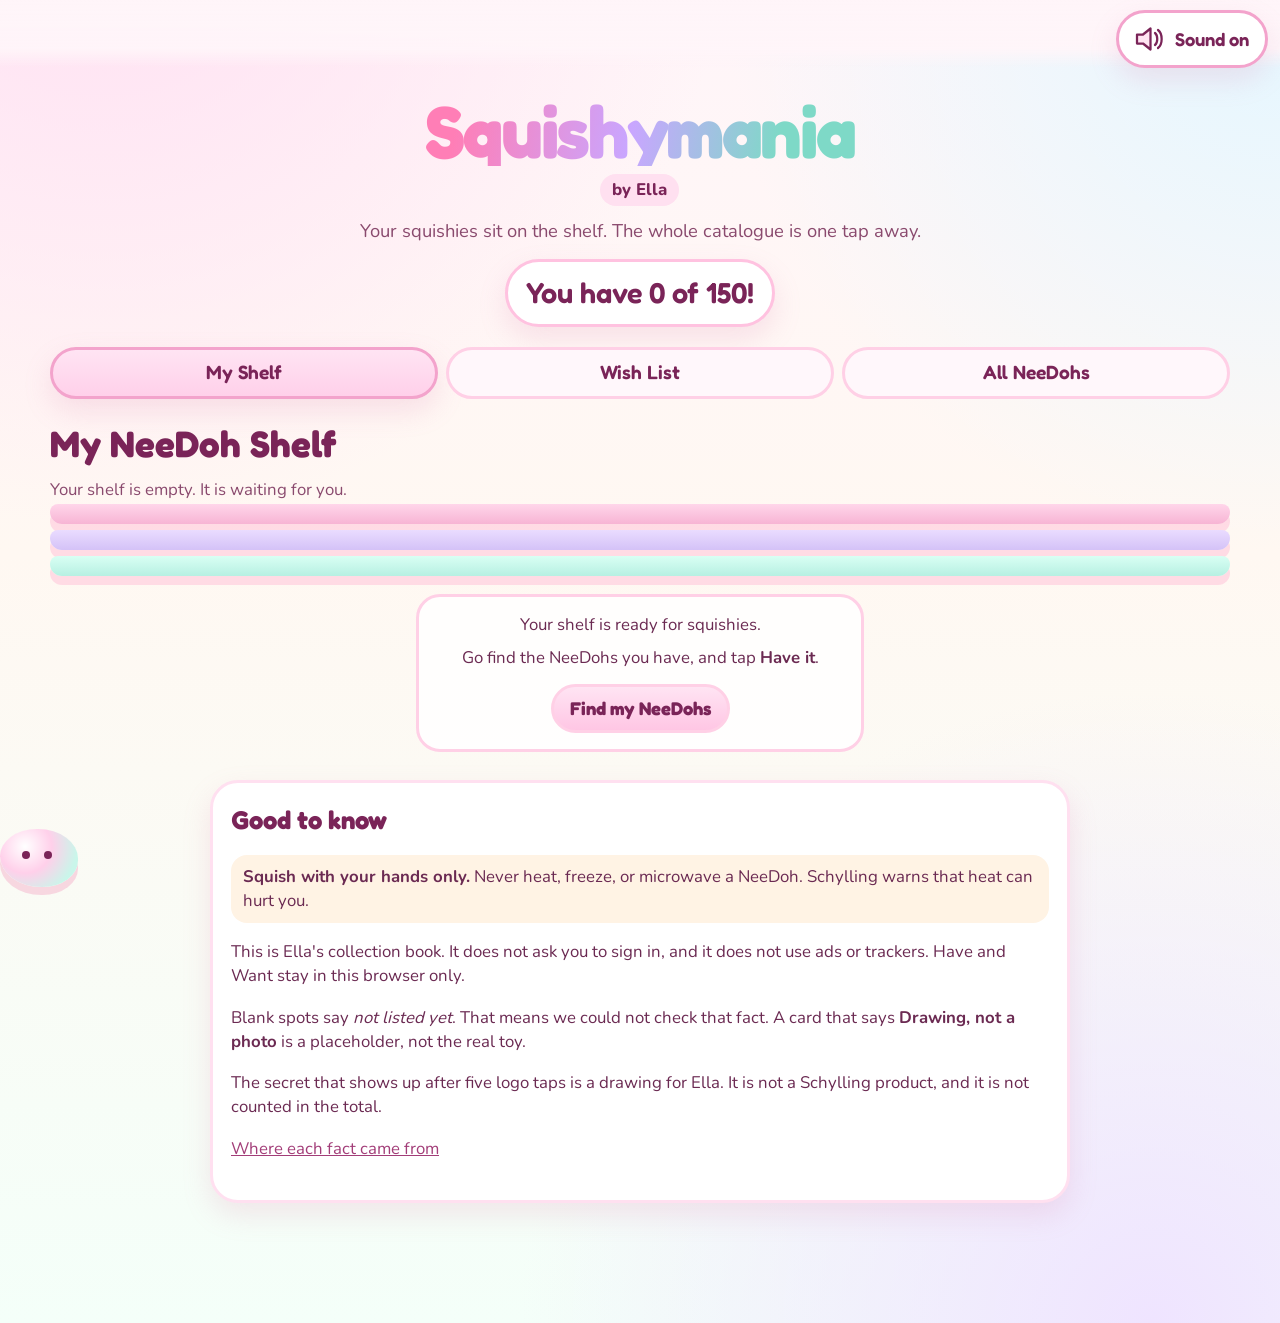
<file: index.html>
<!DOCTYPE html>
<html lang="en">
<head>
  <meta charset="utf-8">
  <meta name="viewport" content="width=device-width, initial-scale=1">
  <title>Squishymania by Ella</title>
  <meta name="description" content="Squishymania by Ella: her NeeDoh shelf, her wish list, and every real NeeDoh we could find.">
  <link rel="icon" href="assets/favicon.svg" type="image/svg+xml">
  <link rel="stylesheet" href="css/styles.css">
</head>
<body>
  <a class="skip" href="#panel-shelf">Skip to My Shelf</a>
  <div class="top-bar">
    <button type="button" class="sound-toggle" id="sound-toggle" aria-pressed="true" aria-label="Sound is on">
      <svg class="speaker" viewBox="0 0 48 48" aria-hidden="true">
        <path class="speaker-body" d="M8 18h8l10-8v28l-10-8H8z"/>
        <path class="speaker-wave" d="M32 16c4 3.2 4 12.8 0 16"/>
        <path class="speaker-wave speaker-wave-far" d="M36 12c6.5 5 6.5 19 0 24"/>
        <path class="speaker-off" d="M30 18l12 12M42 18L30 30"/>
      </svg>
      <span class="sound-label">Sound on</span>
    </button>
  </div>
  <header class="site-header">
    <button type="button" class="logo-btn" id="logo" aria-label="Squishymania logo. Tap five times for a secret.">
      <p class="wordmark">Squishymania</p>
      <span class="byline">by Ella</span>
    </button>
    <p class="tagline">Your squishies sit on the shelf. The whole catalogue is one tap away.</p>
    <p class="counter" id="counter" aria-live="polite">You have 0 of 0!</p>
  </header>

  <div class="wrap">
    <div class="tabs" role="tablist" aria-label="Squishymania">
      <button type="button" class="tab" role="tab" id="tab-shelf" aria-controls="panel-shelf" aria-selected="true">My Shelf</button>
      <button type="button" class="tab" role="tab" id="tab-wish" aria-controls="panel-wish" aria-selected="false" tabindex="-1">Wish List</button>
      <button type="button" class="tab" role="tab" id="tab-all" aria-controls="panel-all" aria-selected="false" tabindex="-1">All NeeDohs</button>
    </div>

    <section id="panel-shelf" role="tabpanel" aria-labelledby="tab-shelf">
      <div class="section-head">
        <h2 id="shelf-heading">My NeeDoh Shelf</h2>
      </div>
      <p class="section-note" id="shelf-count">Your squishies live here.</p>
      <div id="secret-perch" hidden></div>
      <div id="shelf" class="bookcase"></div>
      <div class="empty-shelf" id="shelf-empty" hidden>
        <div class="bookcase" aria-hidden="true">
          <div class="plank"><div class="board pink"></div></div>
          <div class="plank"><div class="board lavender"></div></div>
          <div class="plank"><div class="board mint"></div></div>
        </div>
        <div class="invite">
          <p>Your shelf is ready for squishies.</p>
          <p>Go find the NeeDohs you have, and tap <strong>Have it</strong>.</p>
          <button type="button" class="go-btn" data-goto="all">Find my NeeDohs</button>
        </div>
      </div>
    </section>

    <section id="panel-wish" role="tabpanel" aria-labelledby="tab-wish" hidden>
      <div class="section-head">
        <h2>Wish List</h2>
      </div>
      <p class="section-note" id="wish-count">Squishies you still want.</p>
      <div id="wishes" class="bookcase"></div>
      <div class="empty-shelf" id="wish-empty" hidden>
        <div class="bookcase" aria-hidden="true">
          <div class="plank"><div class="board peach"></div></div>
          <div class="plank"><div class="board blue"></div></div>
        </div>
        <div class="invite">
          <p>No wishes yet.</p>
          <p>In All NeeDohs, tap <strong>Want it</strong> and they will wait here.</p>
          <button type="button" class="go-btn" data-goto="all">Look at all the NeeDohs</button>
        </div>
      </div>
    </section>

    <section id="panel-all" role="tabpanel" aria-labelledby="tab-all" hidden>
      <div class="section-head">
        <h2 id="all-heading">All NeeDohs</h2>
      </div>
      <form class="controls" id="controls" role="search" aria-label="Find a NeeDoh">
        <label class="search-label">Search
          <input id="search" type="search" name="q" placeholder="Try cube, cat, glow, donut…" autocomplete="off">
        </label>
        <label class="cat-label">Category
          <select id="category" name="category">
            <option value="">All categories</option>
          </select>
        </label>
        <div class="chips" role="group" aria-label="Filters">
          <button type="button" class="chip" id="filter-have" aria-pressed="false">Have</button>
          <button type="button" class="chip" id="filter-want" aria-pressed="false">Want</button>
          <button type="button" class="chip" id="filter-rare" aria-pressed="false">Rare</button>
        </div>
        <p class="showing" id="showing" aria-live="polite"></p>
      </form>

      <section class="rare-shelf" aria-labelledby="rare-heading">
        <div class="section-head">
          <h2 id="rare-heading">Rare &amp; Legendary</h2>
        </div>
        <p class="section-note">The hardest ones to find. Legendary and Super Rare sit first.</p>
        <div class="rare-grid" id="rare"></div>
      </section>

      <div class="grid" id="grid"></div>
      <p class="empty" id="empty" hidden>No NeeDohs match that. Try another word, or clear a filter.</p>
    </section>
  </div>

  <footer class="site-footer">
    <h2>Good to know</h2>
    <p class="safety"><strong>Squish with your hands only.</strong> Never heat, freeze, or microwave a NeeDoh. Schylling warns that heat can hurt you.</p>
    <p>This is Ella's collection book. It does not ask you to sign in, and it does not use ads or trackers. Have and Want stay in this browser only.</p>
    <p>Blank spots say <em>not listed yet</em>. That means we could not check that fact. A card that says <strong>Drawing, not a photo</strong> is a placeholder, not the real toy.</p>
    <p>The secret that shows up after five logo taps is a drawing for Ella. It is not a Schylling product, and it is not counted in the total.</p>
    <p><a href="sources.html">Where each fact came from</a></p>
  </footer>

  <button type="button" class="walker" id="blob-btn" aria-label="A little squishy blob">
    <span class="blob"></span>
  </button>
  <canvas class="confetti" id="confetti" aria-hidden="true"></canvas>
  <script type="module" src="js/app.js"></script>
</body>
</html>
</file>
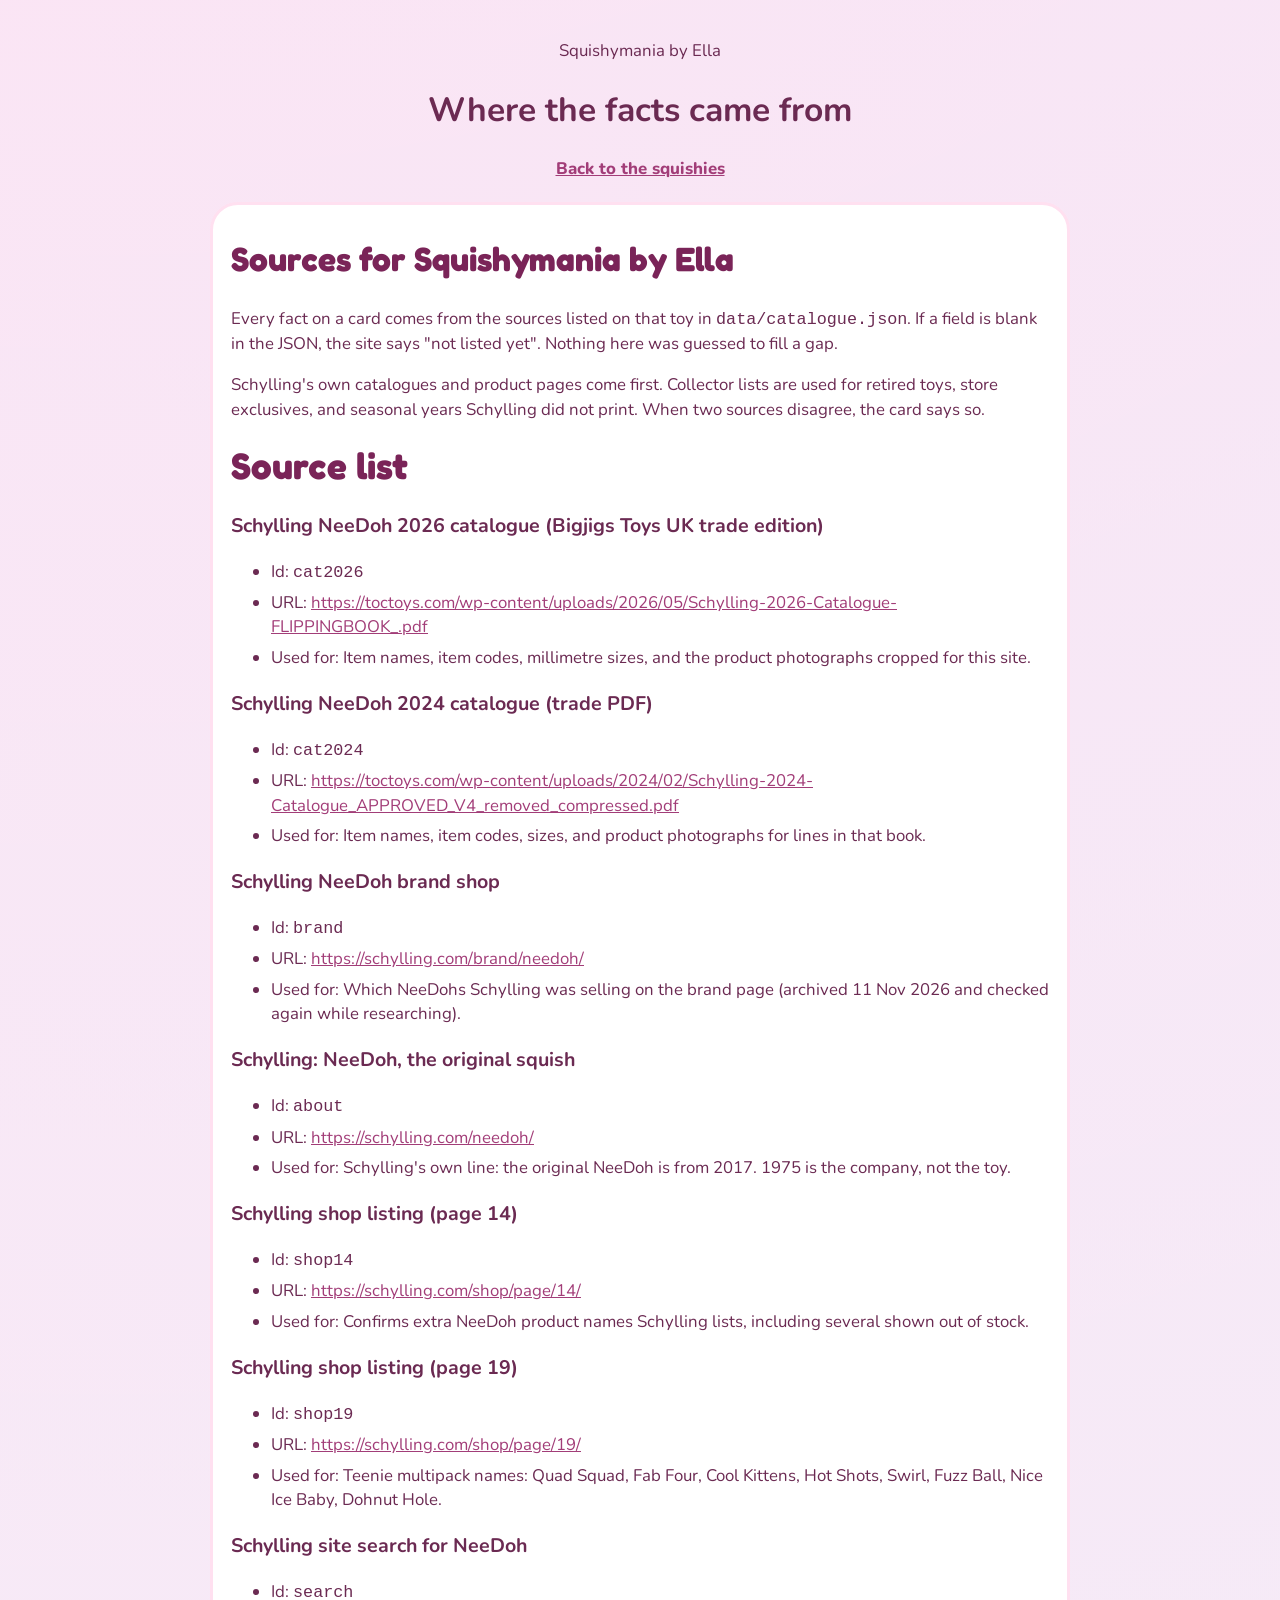
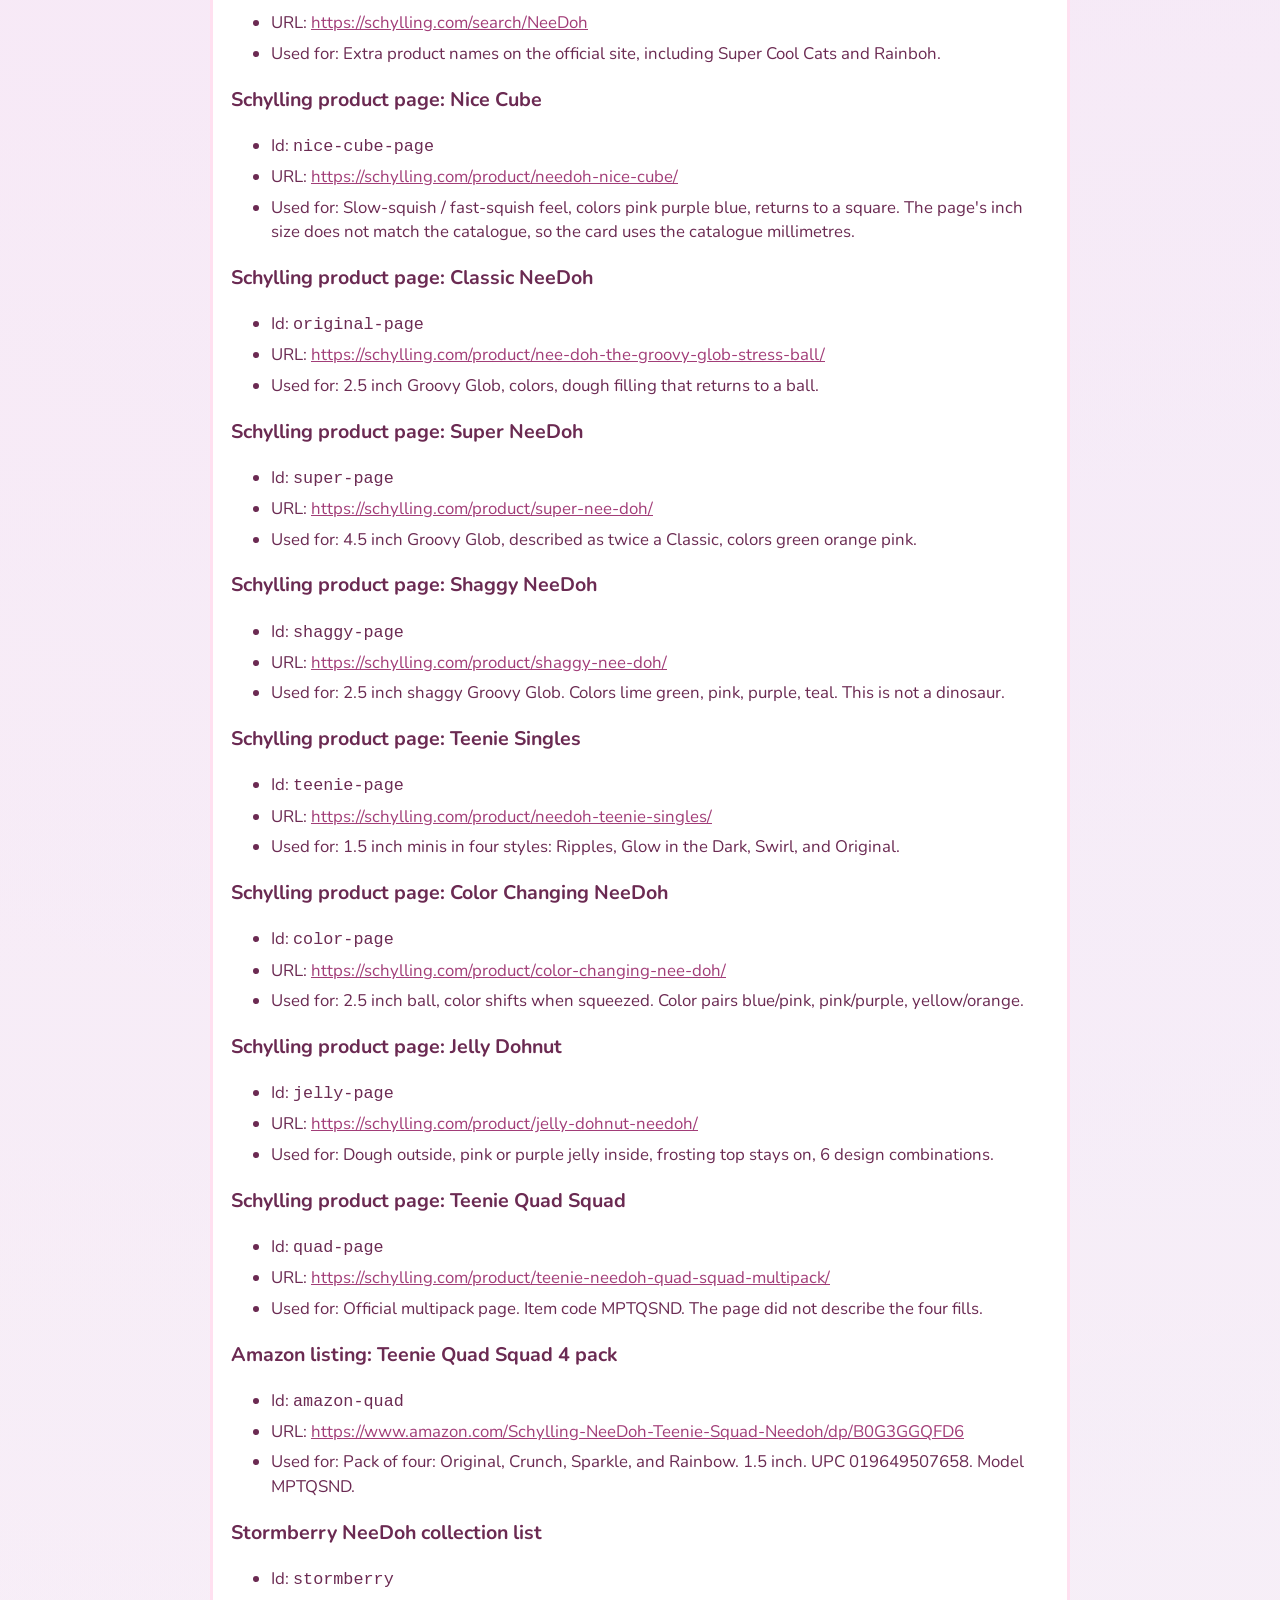
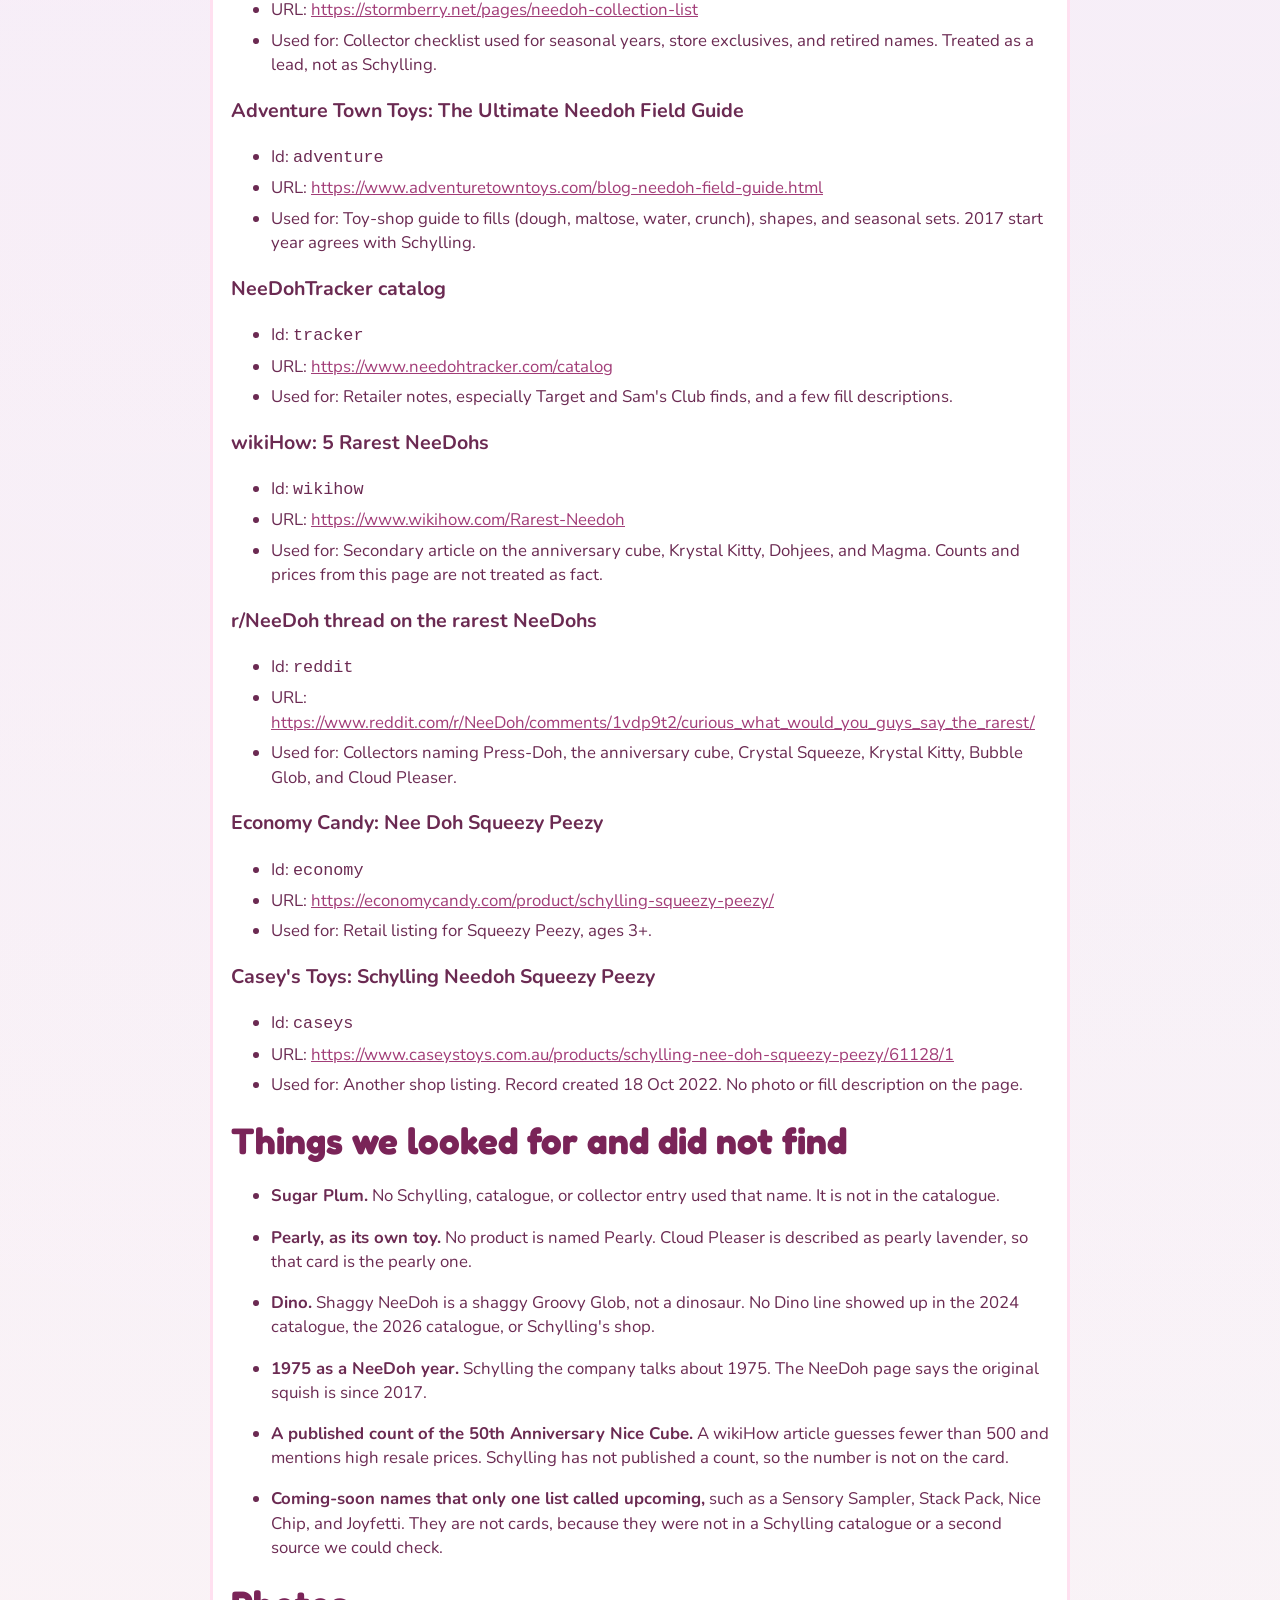
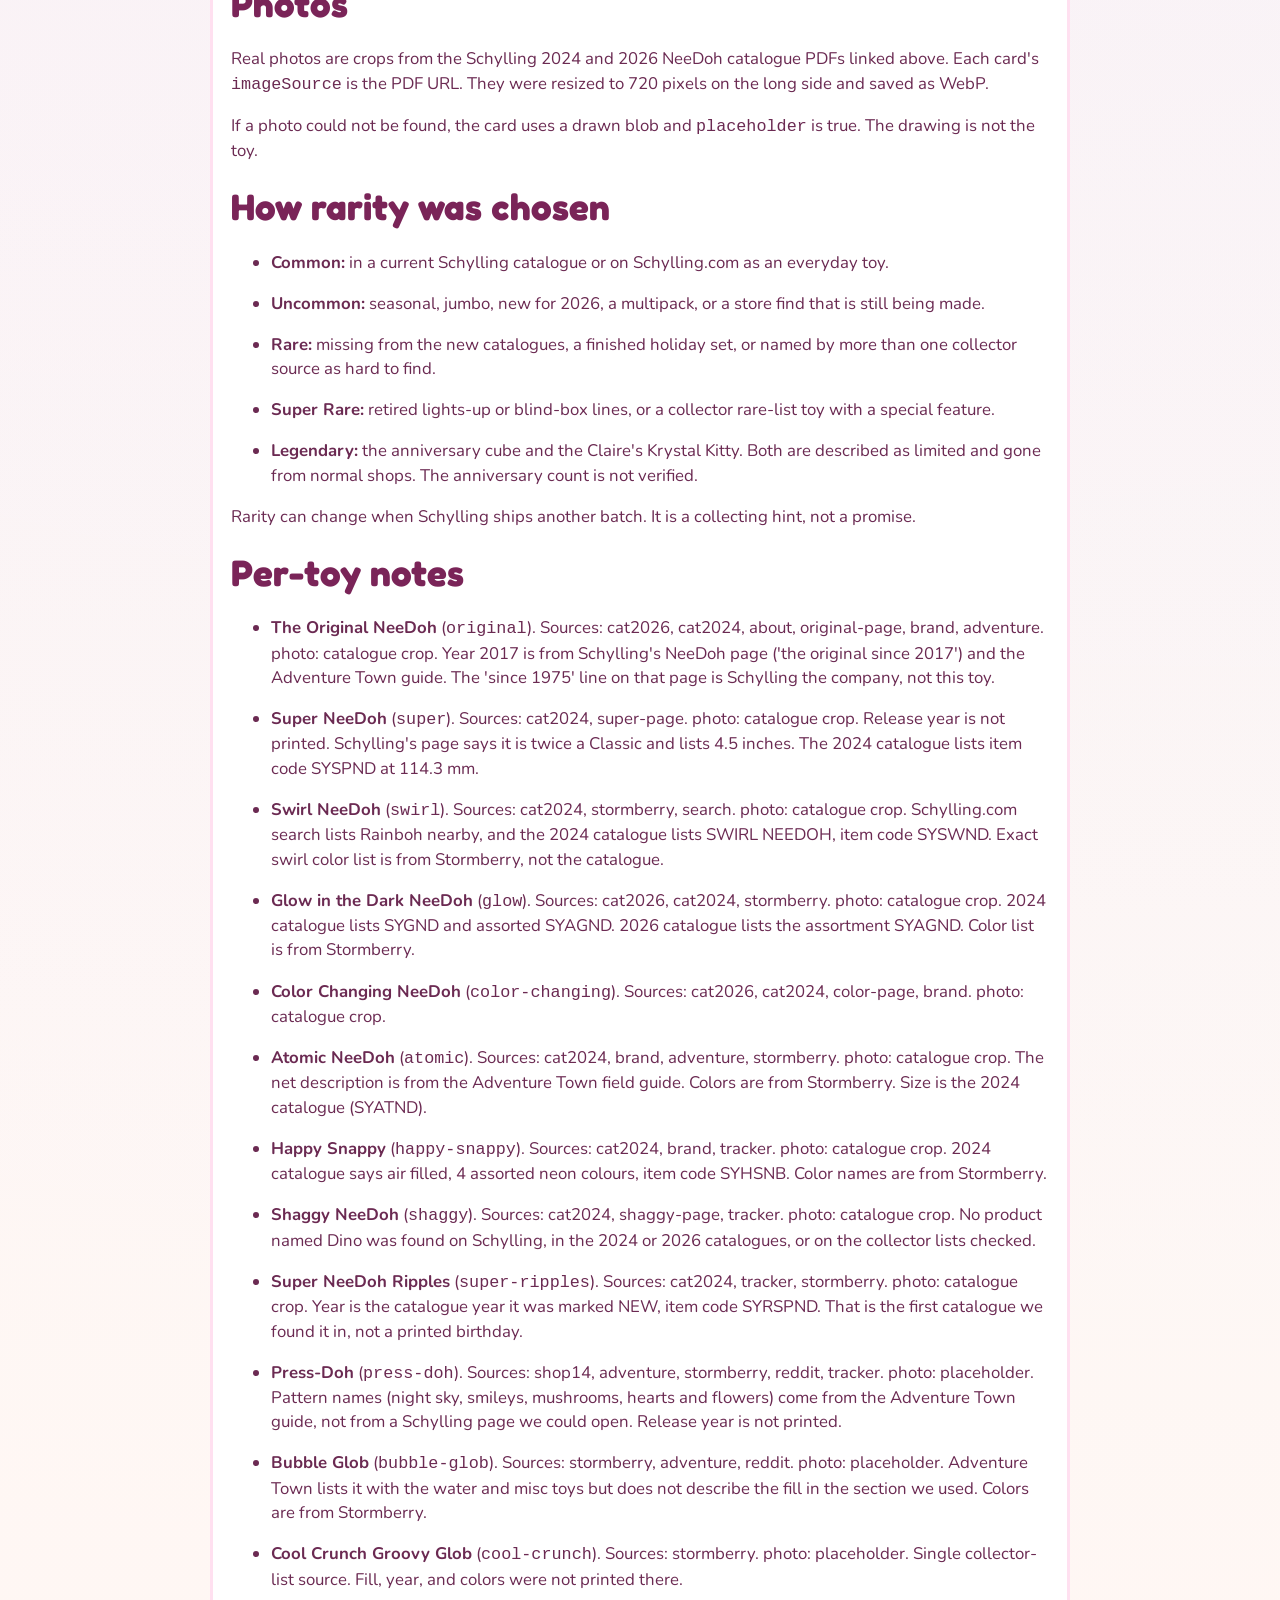
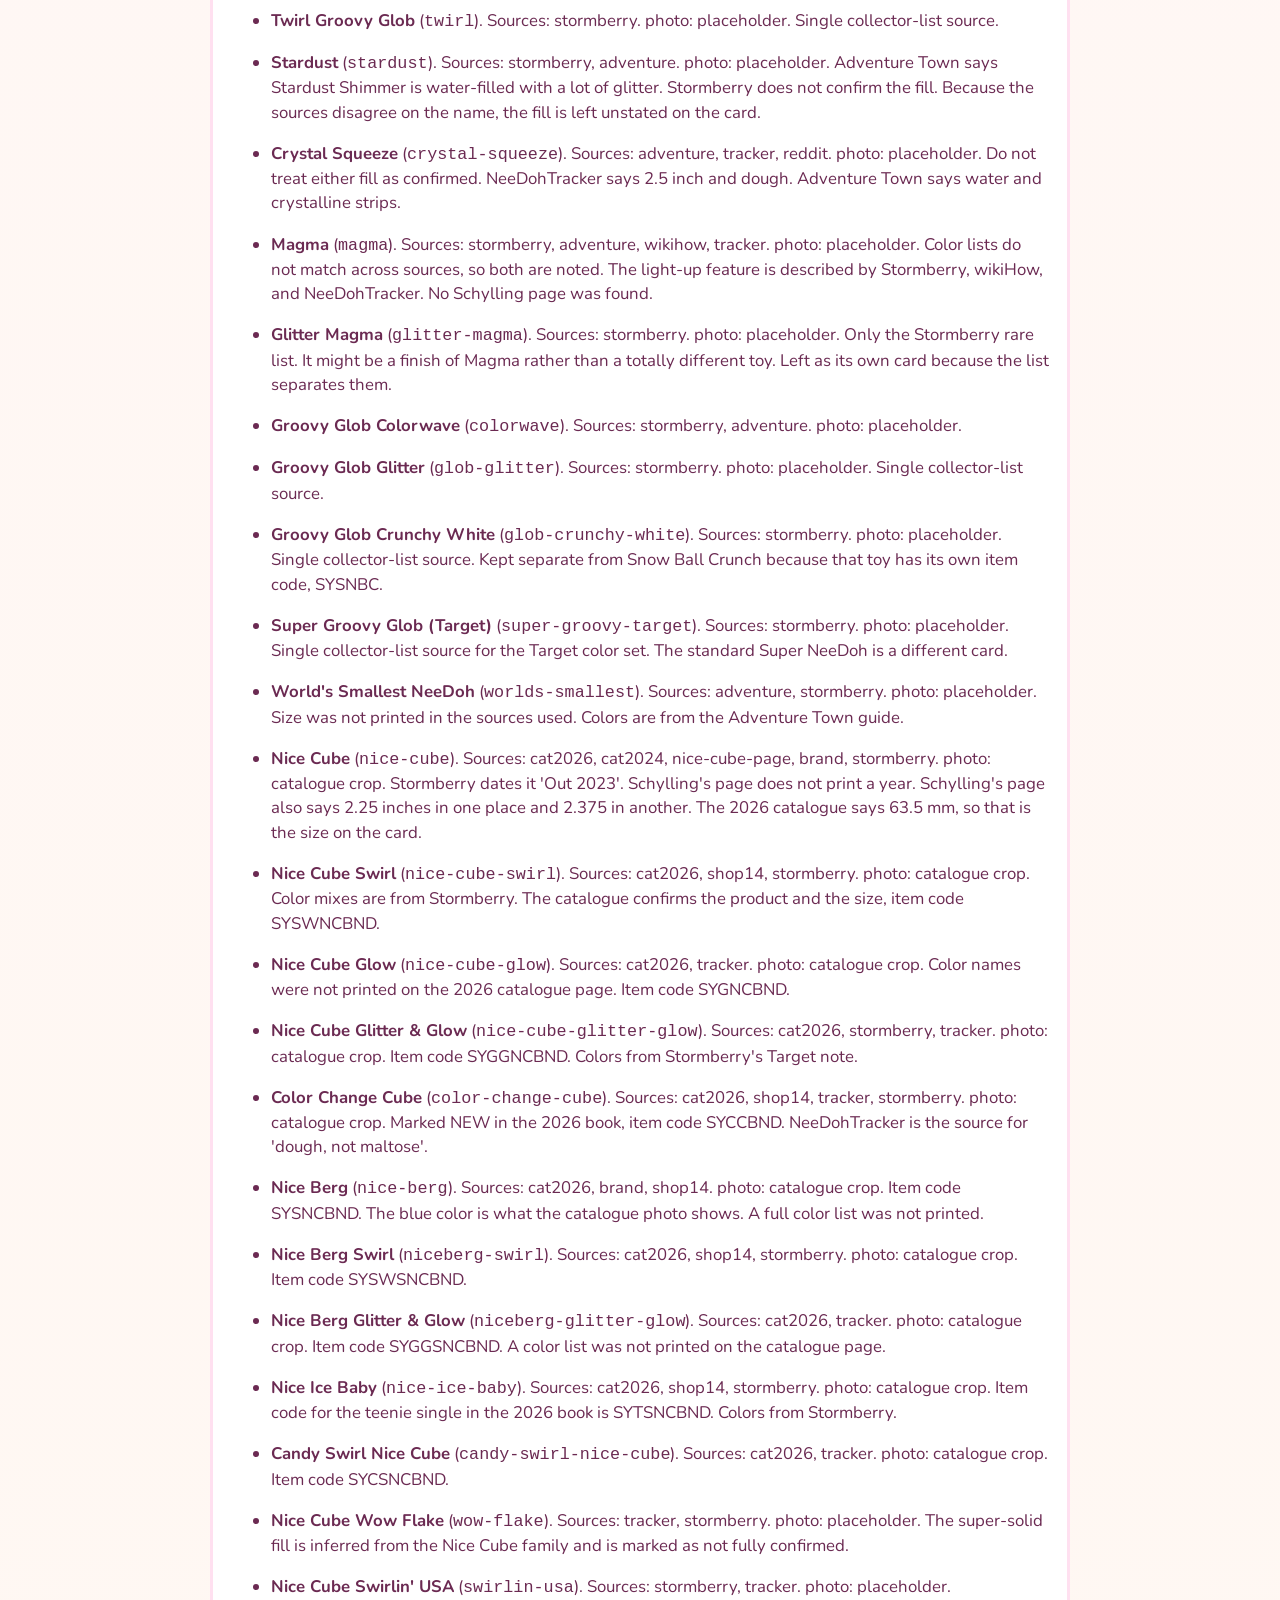
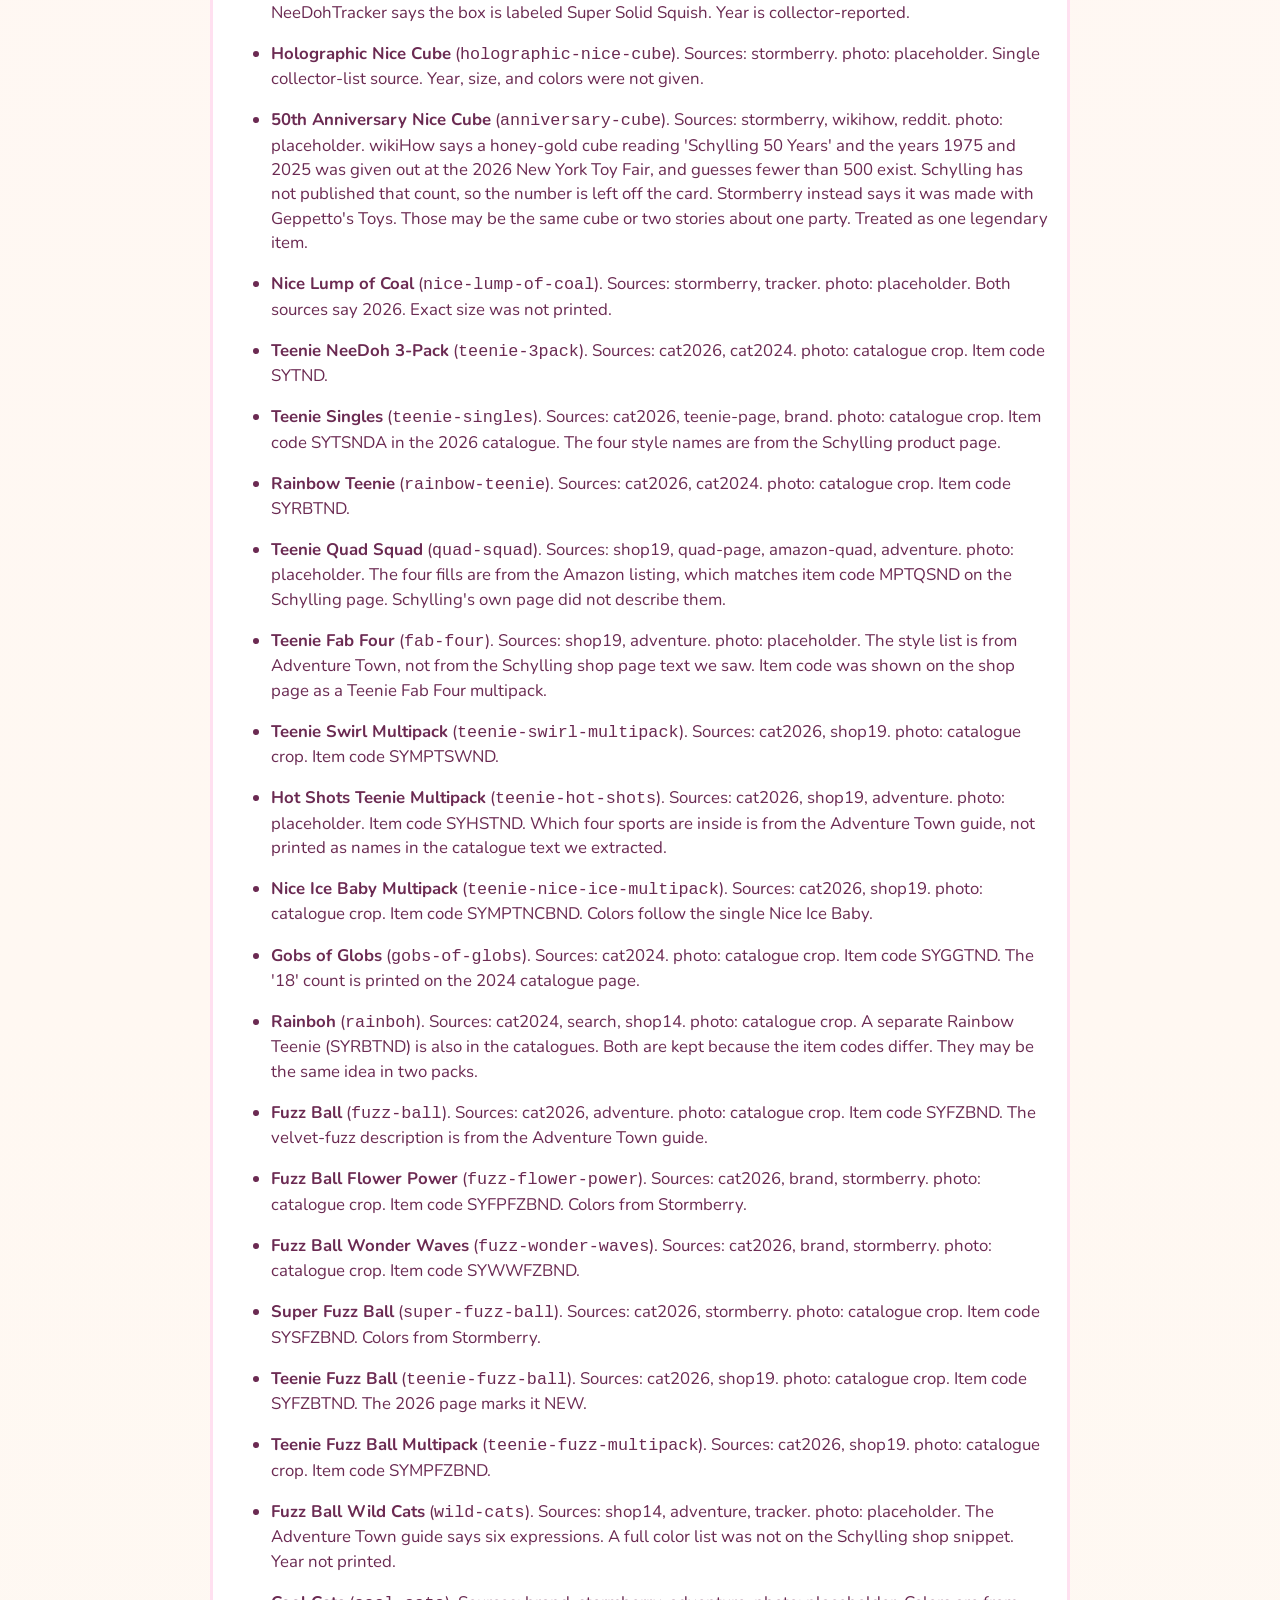
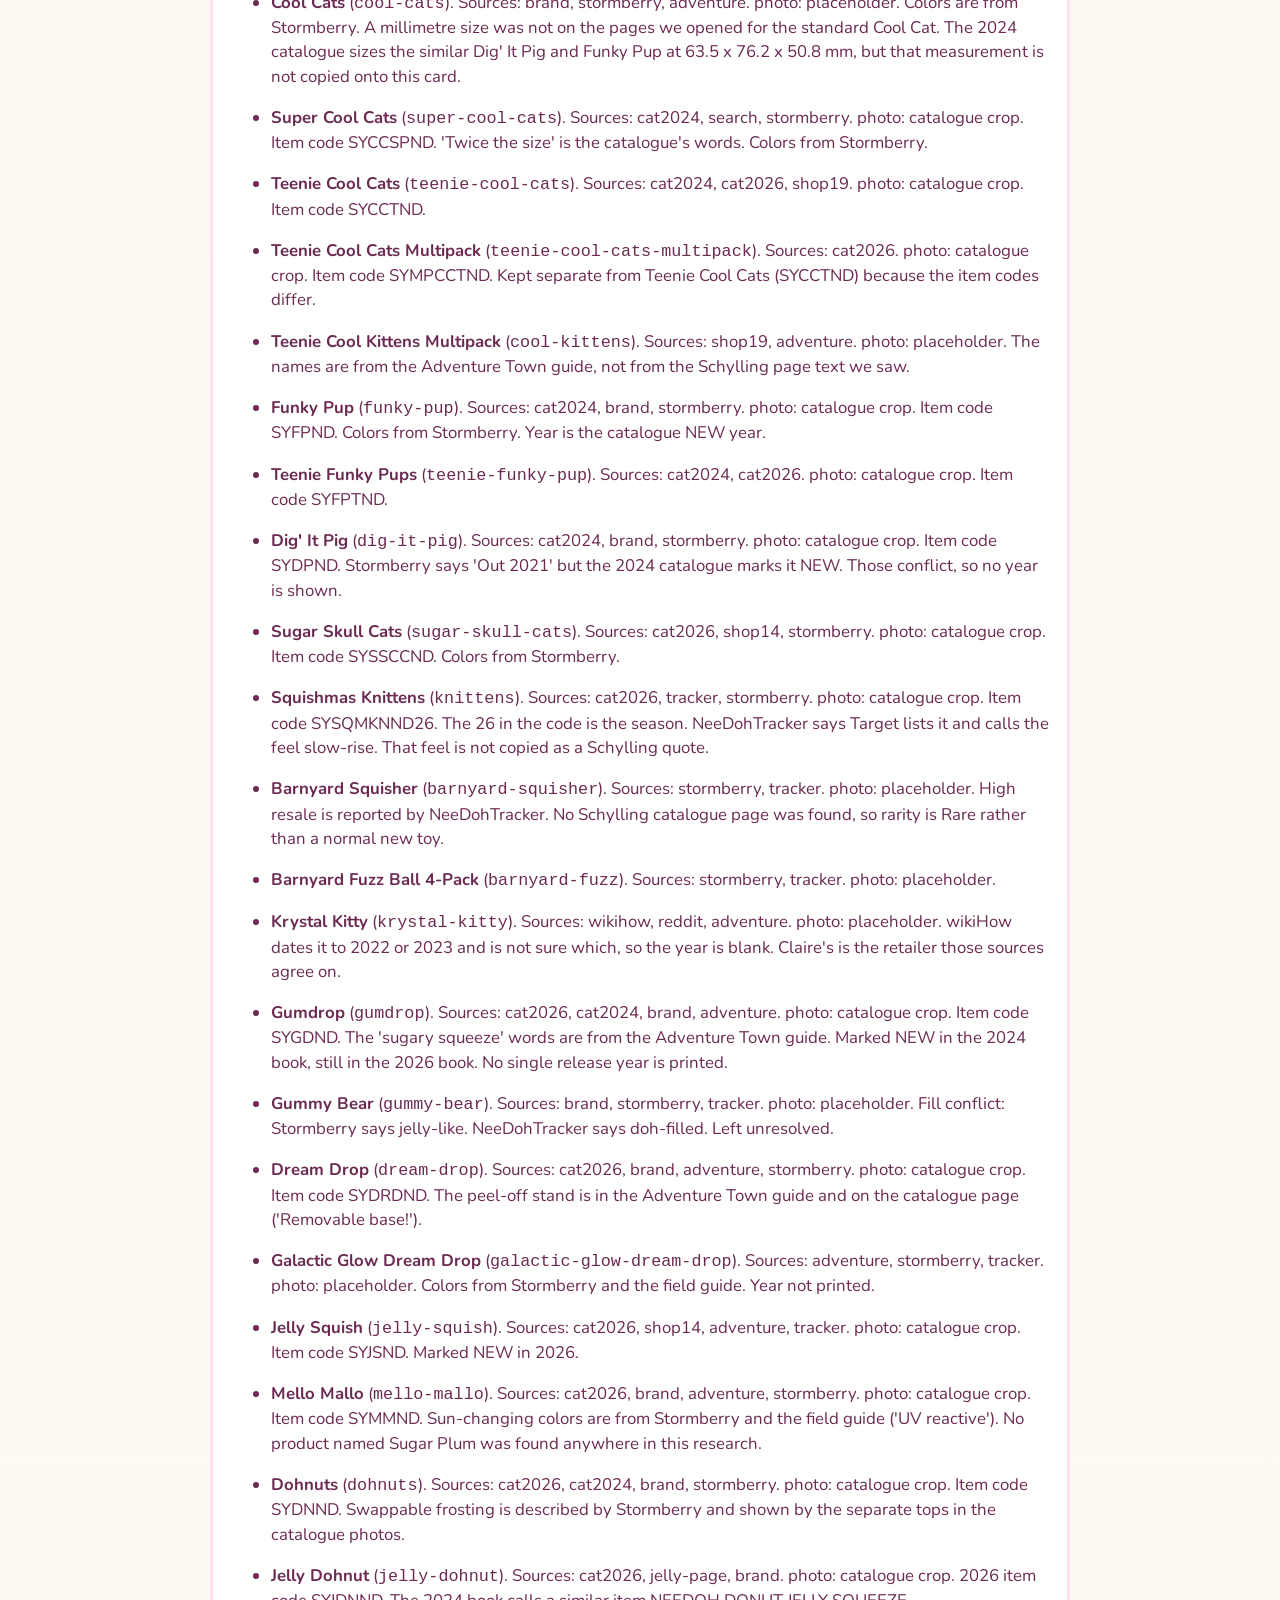
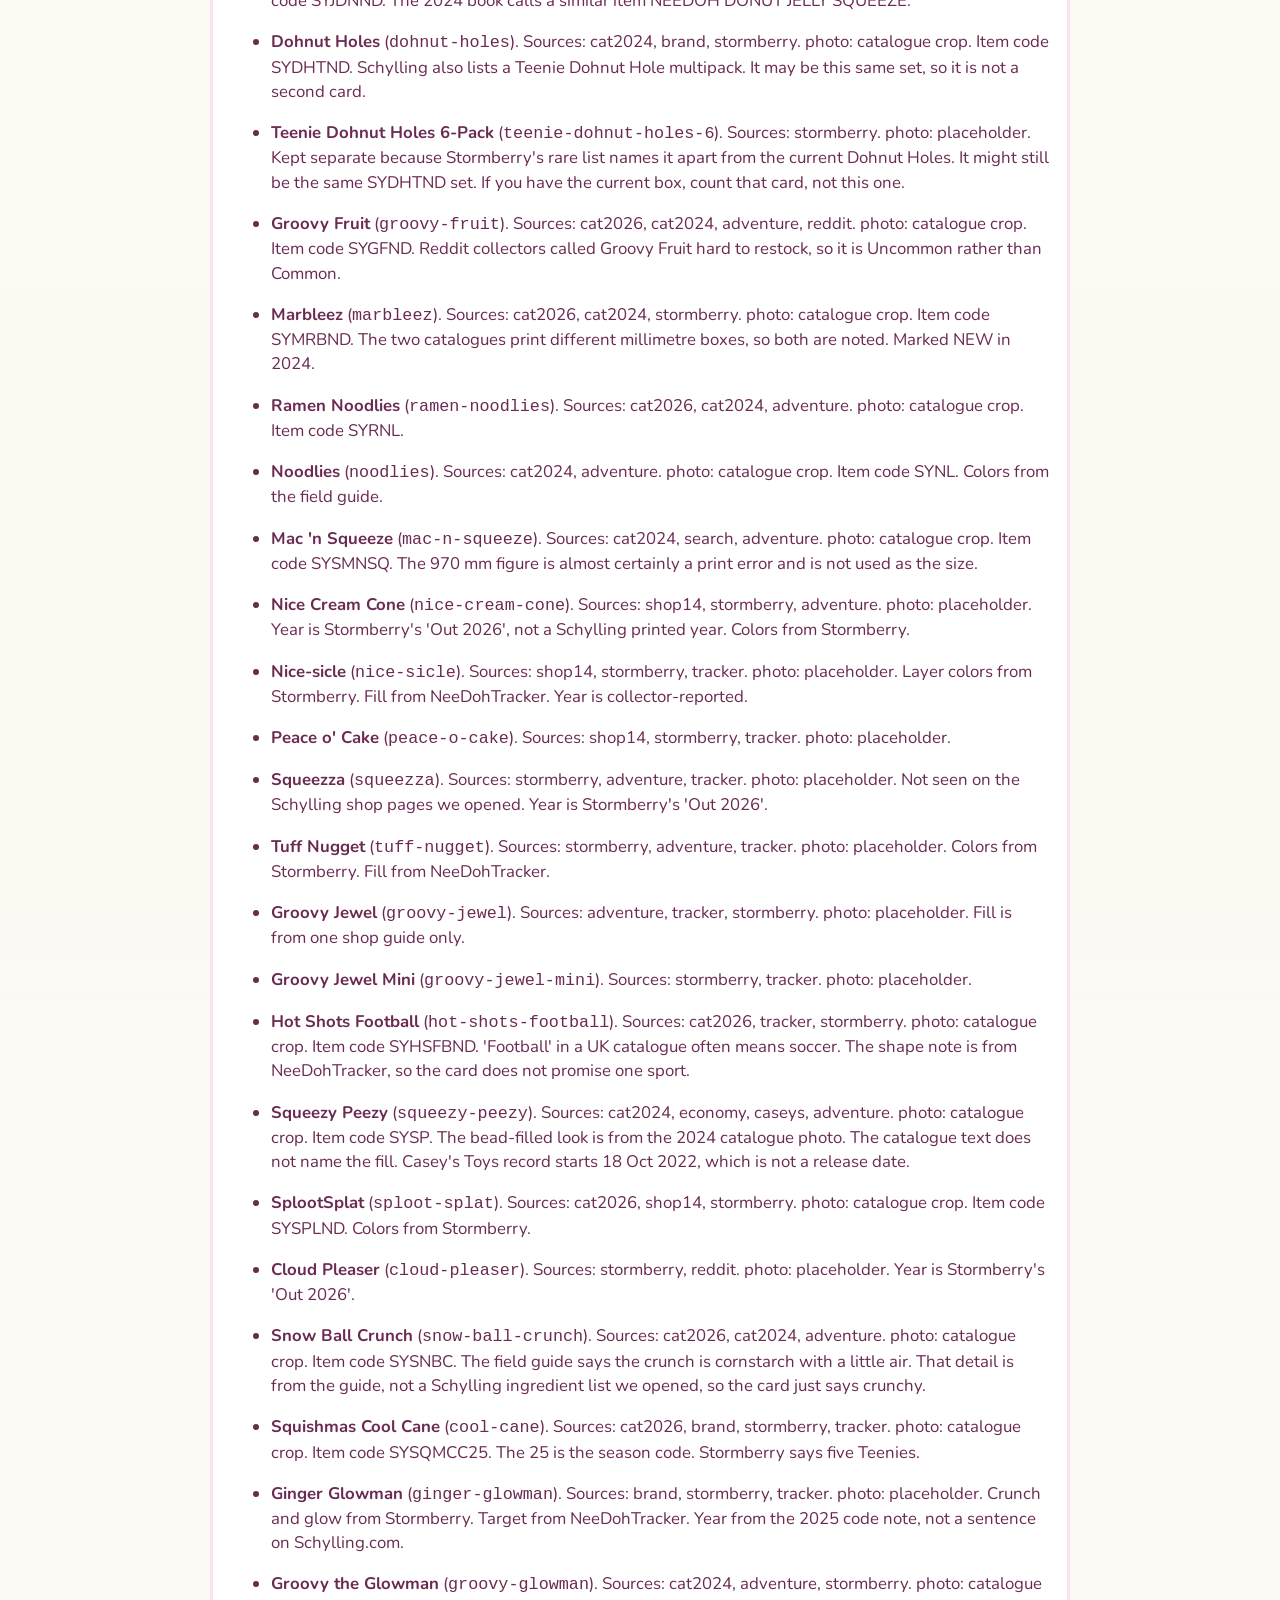
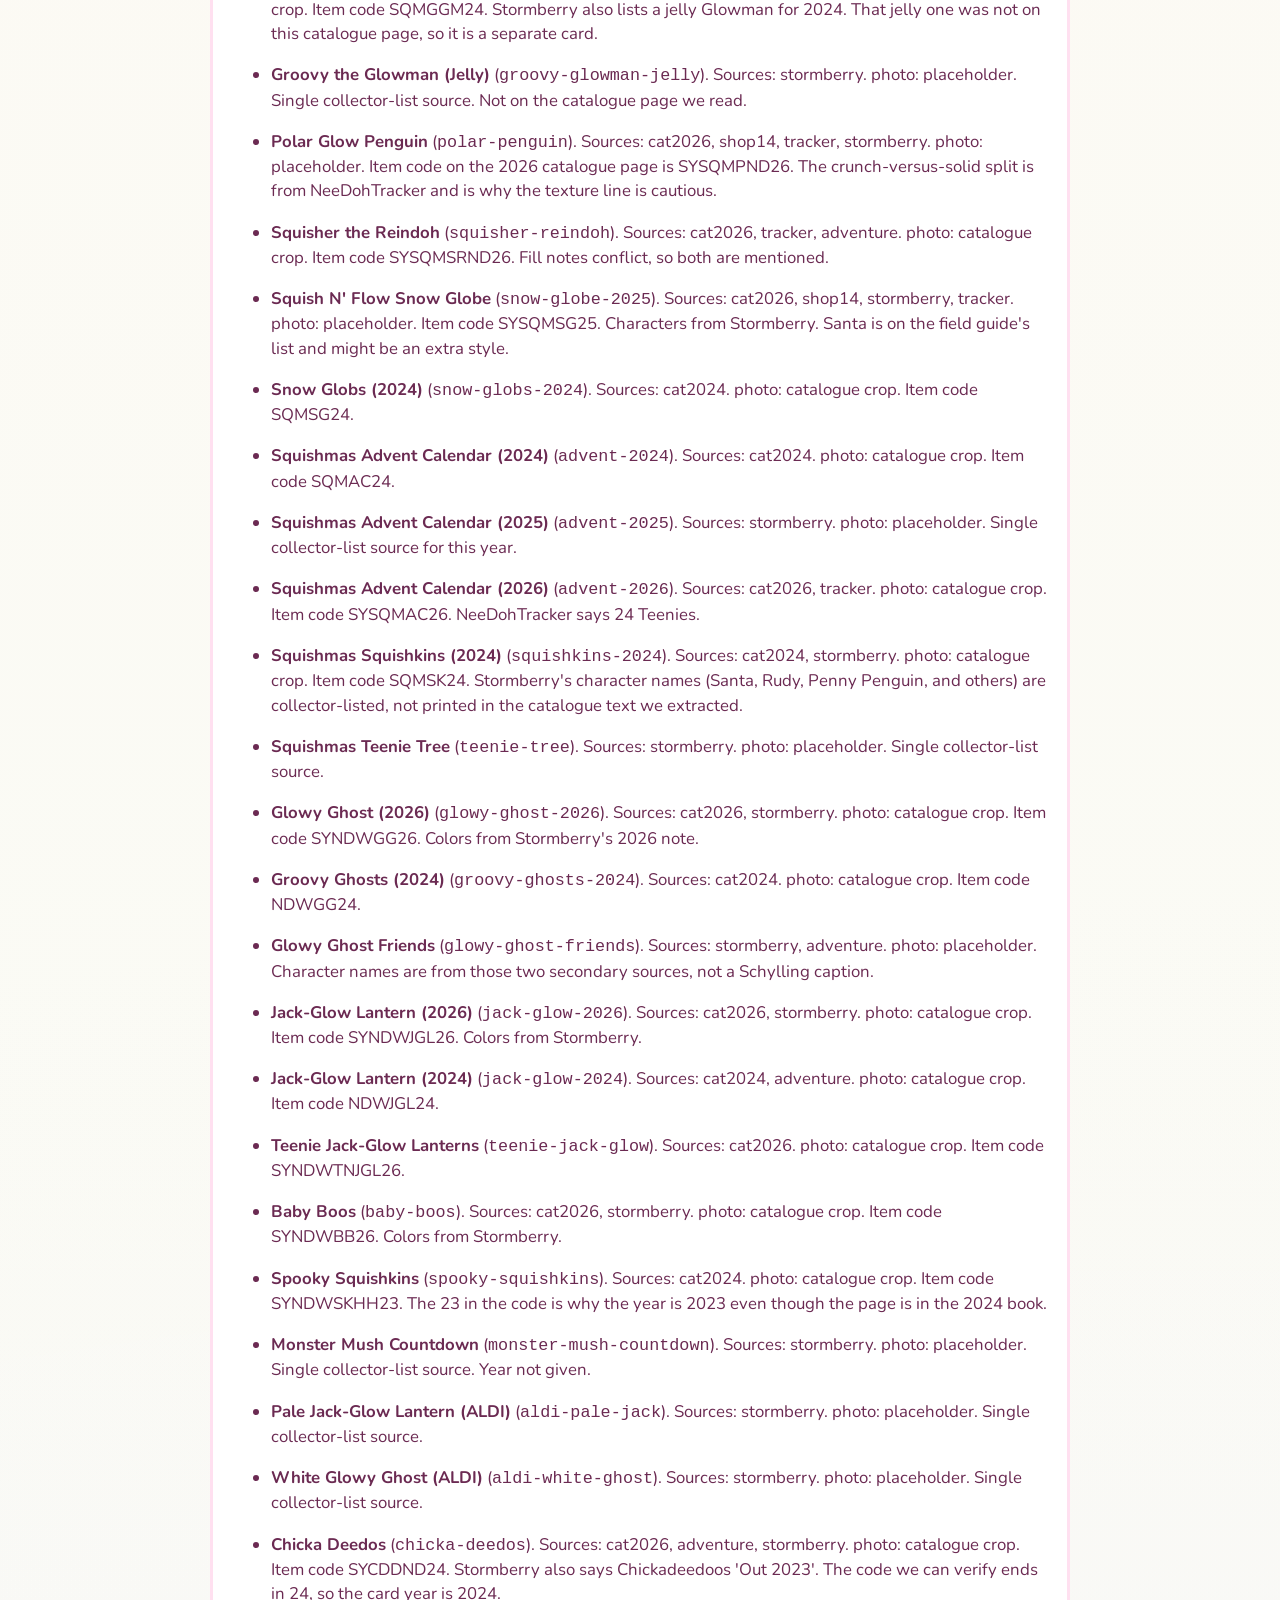
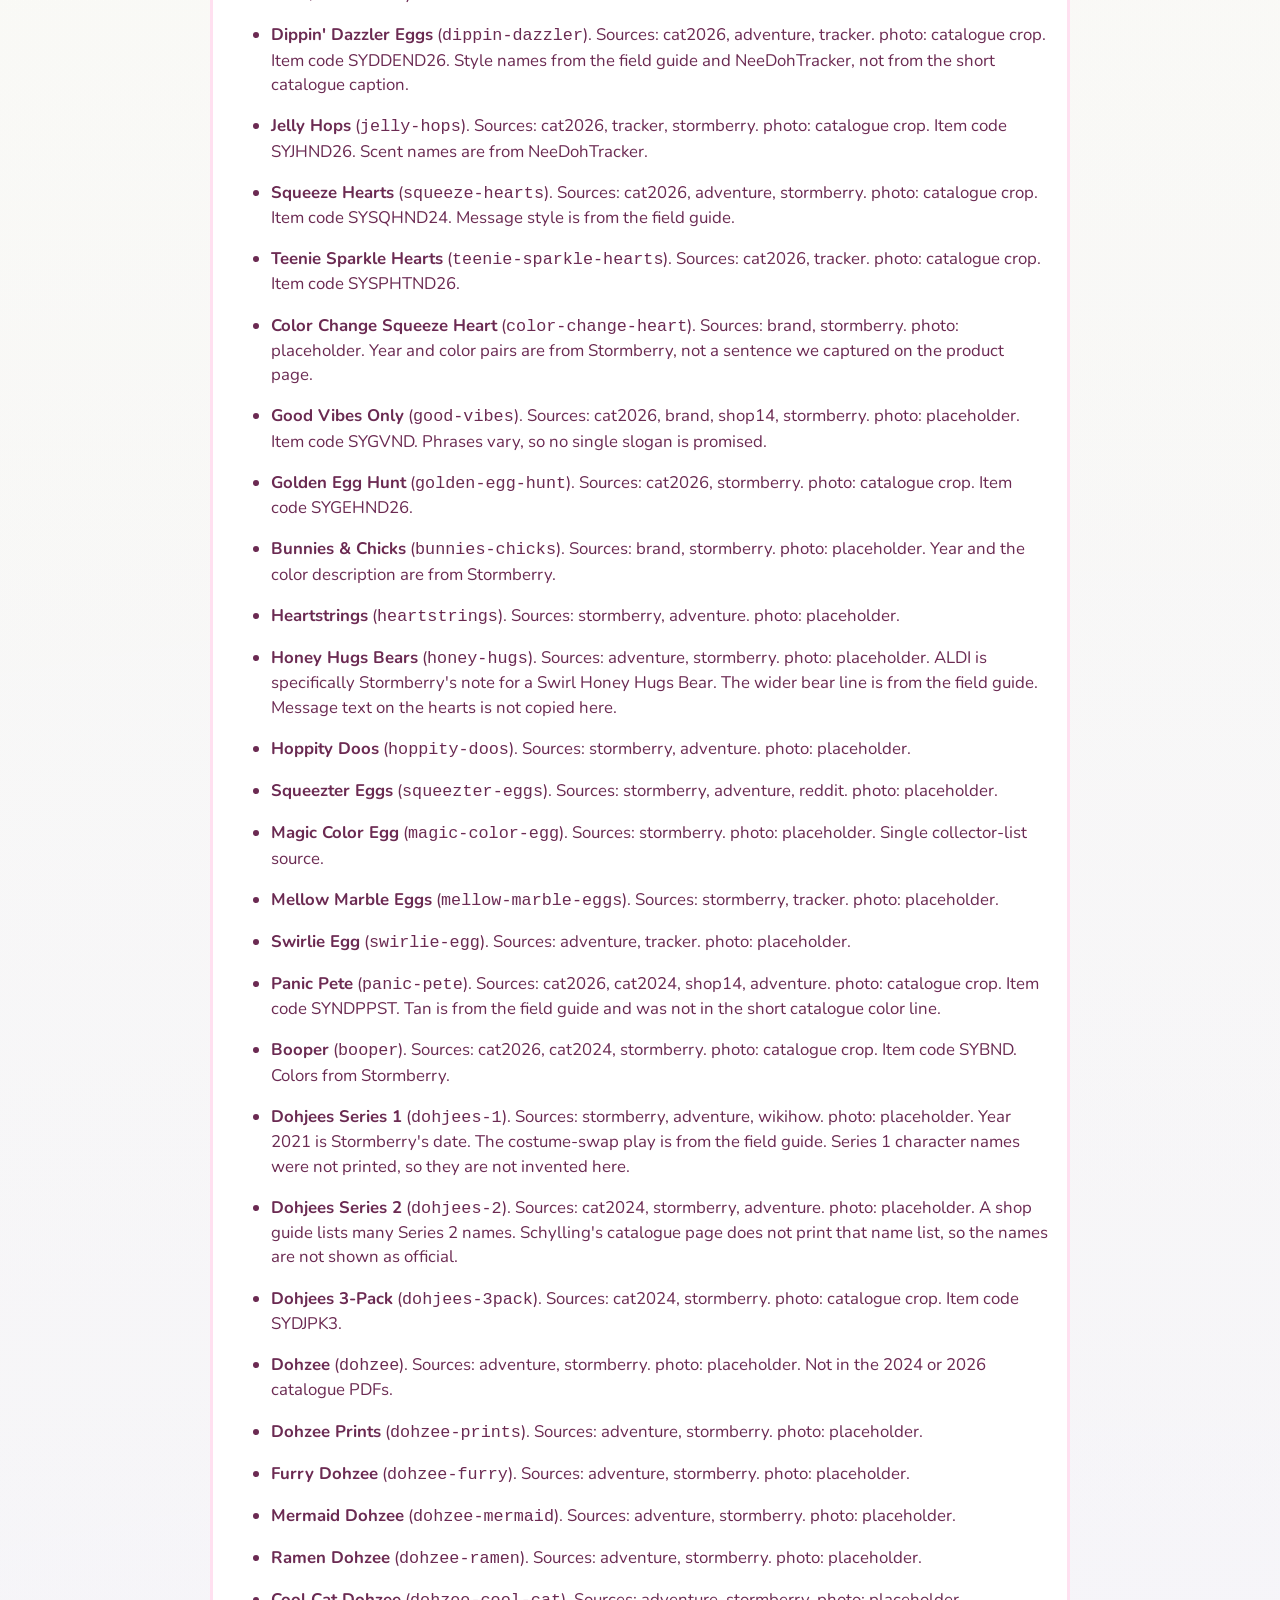
<file: sources.html>
<!DOCTYPE html>
<html lang="en">
<head>
  <meta charset="utf-8">
  <meta name="viewport" content="width=device-width, initial-scale=1">
  <title>Sources · Squishymania by Ella</title>
  <link rel="stylesheet" href="css/styles.css">
</head>
<body>
  <a class="skip" href="#main">Skip to sources</a>
  <header class="site-header">
    <p class="brand-kicker">Squishymania by Ella</p>
    <h1>Where the facts came from</h1>
    <p><a class="text-link" href="./index.html">Back to the squishies</a></p>
  </header>
  <main id="main" class="sources-page">
    <h1>Sources for Squishymania by Ella</h1>

<p>Every fact on a card comes from the sources listed on that toy in <code>data/catalogue.json</code>. If a field is blank in the JSON, the site says &quot;not listed yet&quot;. Nothing here was guessed to fill a gap.</p>

<p>Schylling&#x27;s own catalogues and product pages come first. Collector lists are used for retired toys, store exclusives, and seasonal years Schylling did not print. When two sources disagree, the card says so.</p>

<h2>Source list</h2>

<h3>Schylling NeeDoh 2026 catalogue (Bigjigs Toys UK trade edition)</h3>

<ul>
<li>Id: <code>cat2026</code></li>
<li>URL: <a href="https://toctoys.com/wp-content/uploads/2026/05/Schylling-2026-Catalogue-FLIPPINGBOOK_.pdf">https://toctoys.com/wp-content/uploads/2026/05/Schylling-2026-Catalogue-FLIPPINGBOOK_.pdf</a></li>
<li>Used for: Item names, item codes, millimetre sizes, and the product photographs cropped for this site.</li>
</ul>

<h3>Schylling NeeDoh 2024 catalogue (trade PDF)</h3>

<ul>
<li>Id: <code>cat2024</code></li>
<li>URL: <a href="https://toctoys.com/wp-content/uploads/2024/02/Schylling-2024-Catalogue_APPROVED_V4_removed_compressed.pdf">https://toctoys.com/wp-content/uploads/2024/02/Schylling-2024-Catalogue_APPROVED_V4_removed_compressed.pdf</a></li>
<li>Used for: Item names, item codes, sizes, and product photographs for lines in that book.</li>
</ul>

<h3>Schylling NeeDoh brand shop</h3>

<ul>
<li>Id: <code>brand</code></li>
<li>URL: <a href="https://schylling.com/brand/needoh/">https://schylling.com/brand/needoh/</a></li>
<li>Used for: Which NeeDohs Schylling was selling on the brand page (archived 11 Nov 2026 and checked again while researching).</li>
</ul>

<h3>Schylling: NeeDoh, the original squish</h3>

<ul>
<li>Id: <code>about</code></li>
<li>URL: <a href="https://schylling.com/needoh/">https://schylling.com/needoh/</a></li>
<li>Used for: Schylling&#x27;s own line: the original NeeDoh is from 2017. 1975 is the company, not the toy.</li>
</ul>

<h3>Schylling shop listing (page 14)</h3>

<ul>
<li>Id: <code>shop14</code></li>
<li>URL: <a href="https://schylling.com/shop/page/14/">https://schylling.com/shop/page/14/</a></li>
<li>Used for: Confirms extra NeeDoh product names Schylling lists, including several shown out of stock.</li>
</ul>

<h3>Schylling shop listing (page 19)</h3>

<ul>
<li>Id: <code>shop19</code></li>
<li>URL: <a href="https://schylling.com/shop/page/19/">https://schylling.com/shop/page/19/</a></li>
<li>Used for: Teenie multipack names: Quad Squad, Fab Four, Cool Kittens, Hot Shots, Swirl, Fuzz Ball, Nice Ice Baby, Dohnut Hole.</li>
</ul>

<h3>Schylling site search for NeeDoh</h3>

<ul>
<li>Id: <code>search</code></li>
<li>URL: <a href="https://schylling.com/search/NeeDoh">https://schylling.com/search/NeeDoh</a></li>
<li>Used for: Extra product names on the official site, including Super Cool Cats and Rainboh.</li>
</ul>

<h3>Schylling product page: Nice Cube</h3>

<ul>
<li>Id: <code>nice-cube-page</code></li>
<li>URL: <a href="https://schylling.com/product/needoh-nice-cube/">https://schylling.com/product/needoh-nice-cube/</a></li>
<li>Used for: Slow-squish / fast-squish feel, colors pink purple blue, returns to a square. The page&#x27;s inch size does not match the catalogue, so the card uses the catalogue millimetres.</li>
</ul>

<h3>Schylling product page: Classic NeeDoh</h3>

<ul>
<li>Id: <code>original-page</code></li>
<li>URL: <a href="https://schylling.com/product/nee-doh-the-groovy-glob-stress-ball/">https://schylling.com/product/nee-doh-the-groovy-glob-stress-ball/</a></li>
<li>Used for: 2.5 inch Groovy Glob, colors, dough filling that returns to a ball.</li>
</ul>

<h3>Schylling product page: Super NeeDoh</h3>

<ul>
<li>Id: <code>super-page</code></li>
<li>URL: <a href="https://schylling.com/product/super-nee-doh/">https://schylling.com/product/super-nee-doh/</a></li>
<li>Used for: 4.5 inch Groovy Glob, described as twice a Classic, colors green orange pink.</li>
</ul>

<h3>Schylling product page: Shaggy NeeDoh</h3>

<ul>
<li>Id: <code>shaggy-page</code></li>
<li>URL: <a href="https://schylling.com/product/shaggy-nee-doh/">https://schylling.com/product/shaggy-nee-doh/</a></li>
<li>Used for: 2.5 inch shaggy Groovy Glob. Colors lime green, pink, purple, teal. This is not a dinosaur.</li>
</ul>

<h3>Schylling product page: Teenie Singles</h3>

<ul>
<li>Id: <code>teenie-page</code></li>
<li>URL: <a href="https://schylling.com/product/needoh-teenie-singles/">https://schylling.com/product/needoh-teenie-singles/</a></li>
<li>Used for: 1.5 inch minis in four styles: Ripples, Glow in the Dark, Swirl, and Original.</li>
</ul>

<h3>Schylling product page: Color Changing NeeDoh</h3>

<ul>
<li>Id: <code>color-page</code></li>
<li>URL: <a href="https://schylling.com/product/color-changing-nee-doh/">https://schylling.com/product/color-changing-nee-doh/</a></li>
<li>Used for: 2.5 inch ball, color shifts when squeezed. Color pairs blue/pink, pink/purple, yellow/orange.</li>
</ul>

<h3>Schylling product page: Jelly Dohnut</h3>

<ul>
<li>Id: <code>jelly-page</code></li>
<li>URL: <a href="https://schylling.com/product/jelly-dohnut-needoh/">https://schylling.com/product/jelly-dohnut-needoh/</a></li>
<li>Used for: Dough outside, pink or purple jelly inside, frosting top stays on, 6 design combinations.</li>
</ul>

<h3>Schylling product page: Teenie Quad Squad</h3>

<ul>
<li>Id: <code>quad-page</code></li>
<li>URL: <a href="https://schylling.com/product/teenie-needoh-quad-squad-multipack/">https://schylling.com/product/teenie-needoh-quad-squad-multipack/</a></li>
<li>Used for: Official multipack page. Item code MPTQSND. The page did not describe the four fills.</li>
</ul>

<h3>Amazon listing: Teenie Quad Squad 4 pack</h3>

<ul>
<li>Id: <code>amazon-quad</code></li>
<li>URL: <a href="https://www.amazon.com/Schylling-NeeDoh-Teenie-Squad-Needoh/dp/B0G3GGQFD6">https://www.amazon.com/Schylling-NeeDoh-Teenie-Squad-Needoh/dp/B0G3GGQFD6</a></li>
<li>Used for: Pack of four: Original, Crunch, Sparkle, and Rainbow. 1.5 inch. UPC 019649507658. Model MPTQSND.</li>
</ul>

<h3>Stormberry NeeDoh collection list</h3>

<ul>
<li>Id: <code>stormberry</code></li>
<li>URL: <a href="https://stormberry.net/pages/needoh-collection-list">https://stormberry.net/pages/needoh-collection-list</a></li>
<li>Used for: Collector checklist used for seasonal years, store exclusives, and retired names. Treated as a lead, not as Schylling.</li>
</ul>

<h3>Adventure Town Toys: The Ultimate Needoh Field Guide</h3>

<ul>
<li>Id: <code>adventure</code></li>
<li>URL: <a href="https://www.adventuretowntoys.com/blog-needoh-field-guide.html">https://www.adventuretowntoys.com/blog-needoh-field-guide.html</a></li>
<li>Used for: Toy-shop guide to fills (dough, maltose, water, crunch), shapes, and seasonal sets. 2017 start year agrees with Schylling.</li>
</ul>

<h3>NeeDohTracker catalog</h3>

<ul>
<li>Id: <code>tracker</code></li>
<li>URL: <a href="https://www.needohtracker.com/catalog">https://www.needohtracker.com/catalog</a></li>
<li>Used for: Retailer notes, especially Target and Sam&#x27;s Club finds, and a few fill descriptions.</li>
</ul>

<h3>wikiHow: 5 Rarest NeeDohs</h3>

<ul>
<li>Id: <code>wikihow</code></li>
<li>URL: <a href="https://www.wikihow.com/Rarest-Needoh">https://www.wikihow.com/Rarest-Needoh</a></li>
<li>Used for: Secondary article on the anniversary cube, Krystal Kitty, Dohjees, and Magma. Counts and prices from this page are not treated as fact.</li>
</ul>

<h3>r/NeeDoh thread on the rarest NeeDohs</h3>

<ul>
<li>Id: <code>reddit</code></li>
<li>URL: <a href="https://www.reddit.com/r/NeeDoh/comments/1vdp9t2/curious_what_would_you_guys_say_the_rarest/">https://www.reddit.com/r/NeeDoh/comments/1vdp9t2/curious_what_would_you_guys_say_the_rarest/</a></li>
<li>Used for: Collectors naming Press-Doh, the anniversary cube, Crystal Squeeze, Krystal Kitty, Bubble Glob, and Cloud Pleaser.</li>
</ul>

<h3>Economy Candy: Nee Doh Squeezy Peezy</h3>

<ul>
<li>Id: <code>economy</code></li>
<li>URL: <a href="https://economycandy.com/product/schylling-squeezy-peezy/">https://economycandy.com/product/schylling-squeezy-peezy/</a></li>
<li>Used for: Retail listing for Squeezy Peezy, ages 3+.</li>
</ul>

<h3>Casey&#x27;s Toys: Schylling Needoh Squeezy Peezy</h3>

<ul>
<li>Id: <code>caseys</code></li>
<li>URL: <a href="https://www.caseystoys.com.au/products/schylling-nee-doh-squeezy-peezy/61128/1">https://www.caseystoys.com.au/products/schylling-nee-doh-squeezy-peezy/61128/1</a></li>
<li>Used for: Another shop listing. Record created 18 Oct 2022. No photo or fill description on the page.</li>
</ul>

<h2>Things we looked for and did not find</h2>

<ul>
<li><strong>Sugar Plum.</strong> No Schylling, catalogue, or collector entry used that name. It is not in the catalogue.</li>
</ul>

<ul>
<li><strong>Pearly, as its own toy.</strong> No product is named Pearly. Cloud Pleaser is described as pearly lavender, so that card is the pearly one.</li>
</ul>

<ul>
<li><strong>Dino.</strong> Shaggy NeeDoh is a shaggy Groovy Glob, not a dinosaur. No Dino line showed up in the 2024 catalogue, the 2026 catalogue, or Schylling&#x27;s shop.</li>
</ul>

<ul>
<li><strong>1975 as a NeeDoh year.</strong> Schylling the company talks about 1975. The NeeDoh page says the original squish is since 2017.</li>
</ul>

<ul>
<li><strong>A published count of the 50th Anniversary Nice Cube.</strong> A wikiHow article guesses fewer than 500 and mentions high resale prices. Schylling has not published a count, so the number is not on the card.</li>
</ul>

<ul>
<li><strong>Coming-soon names that only one list called upcoming,</strong> such as a Sensory Sampler, Stack Pack, Nice Chip, and Joyfetti. They are not cards, because they were not in a Schylling catalogue or a second source we could check.</li>
</ul>

<h2>Photos</h2>

<p>Real photos are crops from the Schylling 2024 and 2026 NeeDoh catalogue PDFs linked above. Each card&#x27;s <code>imageSource</code> is the PDF URL. They were resized to 720 pixels on the long side and saved as WebP.</p>

<p>If a photo could not be found, the card uses a drawn blob and <code>placeholder</code> is true. The drawing is not the toy.</p>

<h2>How rarity was chosen</h2>

<ul>
<li><strong>Common:</strong> in a current Schylling catalogue or on Schylling.com as an everyday toy.</li>
</ul>

<ul>
<li><strong>Uncommon:</strong> seasonal, jumbo, new for 2026, a multipack, or a store find that is still being made.</li>
</ul>

<ul>
<li><strong>Rare:</strong> missing from the new catalogues, a finished holiday set, or named by more than one collector source as hard to find.</li>
</ul>

<ul>
<li><strong>Super Rare:</strong> retired lights-up or blind-box lines, or a collector rare-list toy with a special feature.</li>
</ul>

<ul>
<li><strong>Legendary:</strong> the anniversary cube and the Claire&#x27;s Krystal Kitty. Both are described as limited and gone from normal shops. The anniversary count is not verified.</li>
</ul>


<p>Rarity can change when Schylling ships another batch. It is a collecting hint, not a promise.</p>

<h2>Per-toy notes</h2>

<ul>
<li><strong>The Original NeeDoh</strong> (<code>original</code>). Sources: cat2026, cat2024, about, original-page, brand, adventure. photo: catalogue crop. Year 2017 is from Schylling&#x27;s NeeDoh page (&#x27;the original since 2017&#x27;) and the Adventure Town guide. The &#x27;since 1975&#x27; line on that page is Schylling the company, not this toy.</li>
</ul>

<ul>
<li><strong>Super NeeDoh</strong> (<code>super</code>). Sources: cat2024, super-page. photo: catalogue crop. Release year is not printed. Schylling&#x27;s page says it is twice a Classic and lists 4.5 inches. The 2024 catalogue lists item code SYSPND at 114.3 mm.</li>
</ul>

<ul>
<li><strong>Swirl NeeDoh</strong> (<code>swirl</code>). Sources: cat2024, stormberry, search. photo: catalogue crop. Schylling.com search lists Rainboh nearby, and the 2024 catalogue lists SWIRL NEEDOH, item code SYSWND. Exact swirl color list is from Stormberry, not the catalogue.</li>
</ul>

<ul>
<li><strong>Glow in the Dark NeeDoh</strong> (<code>glow</code>). Sources: cat2026, cat2024, stormberry. photo: catalogue crop. 2024 catalogue lists SYGND and assorted SYAGND. 2026 catalogue lists the assortment SYAGND. Color list is from Stormberry.</li>
</ul>

<ul>
<li><strong>Color Changing NeeDoh</strong> (<code>color-changing</code>). Sources: cat2026, cat2024, color-page, brand. photo: catalogue crop.</li>
</ul>

<ul>
<li><strong>Atomic NeeDoh</strong> (<code>atomic</code>). Sources: cat2024, brand, adventure, stormberry. photo: catalogue crop. The net description is from the Adventure Town field guide. Colors are from Stormberry. Size is the 2024 catalogue (SYATND).</li>
</ul>

<ul>
<li><strong>Happy Snappy</strong> (<code>happy-snappy</code>). Sources: cat2024, brand, tracker. photo: catalogue crop. 2024 catalogue says air filled, 4 assorted neon colours, item code SYHSNB. Color names are from Stormberry.</li>
</ul>

<ul>
<li><strong>Shaggy NeeDoh</strong> (<code>shaggy</code>). Sources: cat2024, shaggy-page, tracker. photo: catalogue crop. No product named Dino was found on Schylling, in the 2024 or 2026 catalogues, or on the collector lists checked.</li>
</ul>

<ul>
<li><strong>Super NeeDoh Ripples</strong> (<code>super-ripples</code>). Sources: cat2024, tracker, stormberry. photo: catalogue crop. Year is the catalogue year it was marked NEW, item code SYRSPND. That is the first catalogue we found it in, not a printed birthday.</li>
</ul>

<ul>
<li><strong>Press-Doh</strong> (<code>press-doh</code>). Sources: shop14, adventure, stormberry, reddit, tracker. photo: placeholder. Pattern names (night sky, smileys, mushrooms, hearts and flowers) come from the Adventure Town guide, not from a Schylling page we could open. Release year is not printed.</li>
</ul>

<ul>
<li><strong>Bubble Glob</strong> (<code>bubble-glob</code>). Sources: stormberry, adventure, reddit. photo: placeholder. Adventure Town lists it with the water and misc toys but does not describe the fill in the section we used. Colors are from Stormberry.</li>
</ul>

<ul>
<li><strong>Cool Crunch Groovy Glob</strong> (<code>cool-crunch</code>). Sources: stormberry. photo: placeholder. Single collector-list source. Fill, year, and colors were not printed there.</li>
</ul>

<ul>
<li><strong>Twirl Groovy Glob</strong> (<code>twirl</code>). Sources: stormberry. photo: placeholder. Single collector-list source.</li>
</ul>

<ul>
<li><strong>Stardust</strong> (<code>stardust</code>). Sources: stormberry, adventure. photo: placeholder. Adventure Town says Stardust Shimmer is water-filled with a lot of glitter. Stormberry does not confirm the fill. Because the sources disagree on the name, the fill is left unstated on the card.</li>
</ul>

<ul>
<li><strong>Crystal Squeeze</strong> (<code>crystal-squeeze</code>). Sources: adventure, tracker, reddit. photo: placeholder. Do not treat either fill as confirmed. NeeDohTracker says 2.5 inch and dough. Adventure Town says water and crystalline strips.</li>
</ul>

<ul>
<li><strong>Magma</strong> (<code>magma</code>). Sources: stormberry, adventure, wikihow, tracker. photo: placeholder. Color lists do not match across sources, so both are noted. The light-up feature is described by Stormberry, wikiHow, and NeeDohTracker. No Schylling page was found.</li>
</ul>

<ul>
<li><strong>Glitter Magma</strong> (<code>glitter-magma</code>). Sources: stormberry. photo: placeholder. Only the Stormberry rare list. It might be a finish of Magma rather than a totally different toy. Left as its own card because the list separates them.</li>
</ul>

<ul>
<li><strong>Groovy Glob Colorwave</strong> (<code>colorwave</code>). Sources: stormberry, adventure. photo: placeholder.</li>
</ul>

<ul>
<li><strong>Groovy Glob Glitter</strong> (<code>glob-glitter</code>). Sources: stormberry. photo: placeholder. Single collector-list source.</li>
</ul>

<ul>
<li><strong>Groovy Glob Crunchy White</strong> (<code>glob-crunchy-white</code>). Sources: stormberry. photo: placeholder. Single collector-list source. Kept separate from Snow Ball Crunch because that toy has its own item code, SYSNBC.</li>
</ul>

<ul>
<li><strong>Super Groovy Glob (Target)</strong> (<code>super-groovy-target</code>). Sources: stormberry. photo: placeholder. Single collector-list source for the Target color set. The standard Super NeeDoh is a different card.</li>
</ul>

<ul>
<li><strong>World&#x27;s Smallest NeeDoh</strong> (<code>worlds-smallest</code>). Sources: adventure, stormberry. photo: placeholder. Size was not printed in the sources used. Colors are from the Adventure Town guide.</li>
</ul>

<ul>
<li><strong>Nice Cube</strong> (<code>nice-cube</code>). Sources: cat2026, cat2024, nice-cube-page, brand, stormberry. photo: catalogue crop. Stormberry dates it &#x27;Out 2023&#x27;. Schylling&#x27;s page does not print a year. Schylling&#x27;s page also says 2.25 inches in one place and 2.375 in another. The 2026 catalogue says 63.5 mm, so that is the size on the card.</li>
</ul>

<ul>
<li><strong>Nice Cube Swirl</strong> (<code>nice-cube-swirl</code>). Sources: cat2026, shop14, stormberry. photo: catalogue crop. Color mixes are from Stormberry. The catalogue confirms the product and the size, item code SYSWNCBND.</li>
</ul>

<ul>
<li><strong>Nice Cube Glow</strong> (<code>nice-cube-glow</code>). Sources: cat2026, tracker. photo: catalogue crop. Color names were not printed on the 2026 catalogue page. Item code SYGNCBND.</li>
</ul>

<ul>
<li><strong>Nice Cube Glitter &amp; Glow</strong> (<code>nice-cube-glitter-glow</code>). Sources: cat2026, stormberry, tracker. photo: catalogue crop. Item code SYGGNCBND. Colors from Stormberry&#x27;s Target note.</li>
</ul>

<ul>
<li><strong>Color Change Cube</strong> (<code>color-change-cube</code>). Sources: cat2026, shop14, tracker, stormberry. photo: catalogue crop. Marked NEW in the 2026 book, item code SYCCBND. NeeDohTracker is the source for &#x27;dough, not maltose&#x27;.</li>
</ul>

<ul>
<li><strong>Nice Berg</strong> (<code>nice-berg</code>). Sources: cat2026, brand, shop14. photo: catalogue crop. Item code SYSNCBND. The blue color is what the catalogue photo shows. A full color list was not printed.</li>
</ul>

<ul>
<li><strong>Nice Berg Swirl</strong> (<code>niceberg-swirl</code>). Sources: cat2026, shop14, stormberry. photo: catalogue crop. Item code SYSWSNCBND.</li>
</ul>

<ul>
<li><strong>Nice Berg Glitter &amp; Glow</strong> (<code>niceberg-glitter-glow</code>). Sources: cat2026, tracker. photo: catalogue crop. Item code SYGGSNCBND. A color list was not printed on the catalogue page.</li>
</ul>

<ul>
<li><strong>Nice Ice Baby</strong> (<code>nice-ice-baby</code>). Sources: cat2026, shop14, stormberry. photo: catalogue crop. Item code for the teenie single in the 2026 book is SYTSNCBND. Colors from Stormberry.</li>
</ul>

<ul>
<li><strong>Candy Swirl Nice Cube</strong> (<code>candy-swirl-nice-cube</code>). Sources: cat2026, tracker. photo: catalogue crop. Item code SYCSNCBND.</li>
</ul>

<ul>
<li><strong>Nice Cube Wow Flake</strong> (<code>wow-flake</code>). Sources: tracker, stormberry. photo: placeholder. The super-solid fill is inferred from the Nice Cube family and is marked as not fully confirmed.</li>
</ul>

<ul>
<li><strong>Nice Cube Swirlin&#x27; USA</strong> (<code>swirlin-usa</code>). Sources: stormberry, tracker. photo: placeholder. NeeDohTracker says the box is labeled Super Solid Squish. Year is collector-reported.</li>
</ul>

<ul>
<li><strong>Holographic Nice Cube</strong> (<code>holographic-nice-cube</code>). Sources: stormberry. photo: placeholder. Single collector-list source. Year, size, and colors were not given.</li>
</ul>

<ul>
<li><strong>50th Anniversary Nice Cube</strong> (<code>anniversary-cube</code>). Sources: stormberry, wikihow, reddit. photo: placeholder. wikiHow says a honey-gold cube reading &#x27;Schylling 50 Years&#x27; and the years 1975 and 2025 was given out at the 2026 New York Toy Fair, and guesses fewer than 500 exist. Schylling has not published that count, so the number is left off the card. Stormberry instead says it was made with Geppetto&#x27;s Toys. Those may be the same cube or two stories about one party. Treated as one legendary item.</li>
</ul>

<ul>
<li><strong>Nice Lump of Coal</strong> (<code>nice-lump-of-coal</code>). Sources: stormberry, tracker. photo: placeholder. Both sources say 2026. Exact size was not printed.</li>
</ul>

<ul>
<li><strong>Teenie NeeDoh 3-Pack</strong> (<code>teenie-3pack</code>). Sources: cat2026, cat2024. photo: catalogue crop. Item code SYTND.</li>
</ul>

<ul>
<li><strong>Teenie Singles</strong> (<code>teenie-singles</code>). Sources: cat2026, teenie-page, brand. photo: catalogue crop. Item code SYTSNDA in the 2026 catalogue. The four style names are from the Schylling product page.</li>
</ul>

<ul>
<li><strong>Rainbow Teenie</strong> (<code>rainbow-teenie</code>). Sources: cat2026, cat2024. photo: catalogue crop. Item code SYRBTND.</li>
</ul>

<ul>
<li><strong>Teenie Quad Squad</strong> (<code>quad-squad</code>). Sources: shop19, quad-page, amazon-quad, adventure. photo: placeholder. The four fills are from the Amazon listing, which matches item code MPTQSND on the Schylling page. Schylling&#x27;s own page did not describe them.</li>
</ul>

<ul>
<li><strong>Teenie Fab Four</strong> (<code>fab-four</code>). Sources: shop19, adventure. photo: placeholder. The style list is from Adventure Town, not from the Schylling shop page text we saw. Item code was shown on the shop page as a Teenie Fab Four multipack.</li>
</ul>

<ul>
<li><strong>Teenie Swirl Multipack</strong> (<code>teenie-swirl-multipack</code>). Sources: cat2026, shop19. photo: catalogue crop. Item code SYMPTSWND.</li>
</ul>

<ul>
<li><strong>Hot Shots Teenie Multipack</strong> (<code>teenie-hot-shots</code>). Sources: cat2026, shop19, adventure. photo: placeholder. Item code SYHSTND. Which four sports are inside is from the Adventure Town guide, not printed as names in the catalogue text we extracted.</li>
</ul>

<ul>
<li><strong>Nice Ice Baby Multipack</strong> (<code>teenie-nice-ice-multipack</code>). Sources: cat2026, shop19. photo: catalogue crop. Item code SYMPTNCBND. Colors follow the single Nice Ice Baby.</li>
</ul>

<ul>
<li><strong>Gobs of Globs</strong> (<code>gobs-of-globs</code>). Sources: cat2024. photo: catalogue crop. Item code SYGGTND. The &#x27;18&#x27; count is printed on the 2024 catalogue page.</li>
</ul>

<ul>
<li><strong>Rainboh</strong> (<code>rainboh</code>). Sources: cat2024, search, shop14. photo: catalogue crop. A separate Rainbow Teenie (SYRBTND) is also in the catalogues. Both are kept because the item codes differ. They may be the same idea in two packs.</li>
</ul>

<ul>
<li><strong>Fuzz Ball</strong> (<code>fuzz-ball</code>). Sources: cat2026, adventure. photo: catalogue crop. Item code SYFZBND. The velvet-fuzz description is from the Adventure Town guide.</li>
</ul>

<ul>
<li><strong>Fuzz Ball Flower Power</strong> (<code>fuzz-flower-power</code>). Sources: cat2026, brand, stormberry. photo: catalogue crop. Item code SYFPFZBND. Colors from Stormberry.</li>
</ul>

<ul>
<li><strong>Fuzz Ball Wonder Waves</strong> (<code>fuzz-wonder-waves</code>). Sources: cat2026, brand, stormberry. photo: catalogue crop. Item code SYWWFZBND.</li>
</ul>

<ul>
<li><strong>Super Fuzz Ball</strong> (<code>super-fuzz-ball</code>). Sources: cat2026, stormberry. photo: catalogue crop. Item code SYSFZBND. Colors from Stormberry.</li>
</ul>

<ul>
<li><strong>Teenie Fuzz Ball</strong> (<code>teenie-fuzz-ball</code>). Sources: cat2026, shop19. photo: catalogue crop. Item code SYFZBTND. The 2026 page marks it NEW.</li>
</ul>

<ul>
<li><strong>Teenie Fuzz Ball Multipack</strong> (<code>teenie-fuzz-multipack</code>). Sources: cat2026, shop19. photo: catalogue crop. Item code SYMPFZBND.</li>
</ul>

<ul>
<li><strong>Fuzz Ball Wild Cats</strong> (<code>wild-cats</code>). Sources: shop14, adventure, tracker. photo: placeholder. The Adventure Town guide says six expressions. A full color list was not on the Schylling shop snippet. Year not printed.</li>
</ul>

<ul>
<li><strong>Cool Cats</strong> (<code>cool-cats</code>). Sources: brand, stormberry, adventure. photo: placeholder. Colors are from Stormberry. A millimetre size was not on the pages we opened for the standard Cool Cat. The 2024 catalogue sizes the similar Dig&#x27; It Pig and Funky Pup at 63.5 x 76.2 x 50.8 mm, but that measurement is not copied onto this card.</li>
</ul>

<ul>
<li><strong>Super Cool Cats</strong> (<code>super-cool-cats</code>). Sources: cat2024, search, stormberry. photo: catalogue crop. Item code SYCCSPND. &#x27;Twice the size&#x27; is the catalogue&#x27;s words. Colors from Stormberry.</li>
</ul>

<ul>
<li><strong>Teenie Cool Cats</strong> (<code>teenie-cool-cats</code>). Sources: cat2024, cat2026, shop19. photo: catalogue crop. Item code SYCCTND.</li>
</ul>

<ul>
<li><strong>Teenie Cool Cats Multipack</strong> (<code>teenie-cool-cats-multipack</code>). Sources: cat2026. photo: catalogue crop. Item code SYMPCCTND. Kept separate from Teenie Cool Cats (SYCCTND) because the item codes differ.</li>
</ul>

<ul>
<li><strong>Teenie Cool Kittens Multipack</strong> (<code>cool-kittens</code>). Sources: shop19, adventure. photo: placeholder. The names are from the Adventure Town guide, not from the Schylling page text we saw.</li>
</ul>

<ul>
<li><strong>Funky Pup</strong> (<code>funky-pup</code>). Sources: cat2024, brand, stormberry. photo: catalogue crop. Item code SYFPND. Colors from Stormberry. Year is the catalogue NEW year.</li>
</ul>

<ul>
<li><strong>Teenie Funky Pups</strong> (<code>teenie-funky-pup</code>). Sources: cat2024, cat2026. photo: catalogue crop. Item code SYFPTND.</li>
</ul>

<ul>
<li><strong>Dig&#x27; It Pig</strong> (<code>dig-it-pig</code>). Sources: cat2024, brand, stormberry. photo: catalogue crop. Item code SYDPND. Stormberry says &#x27;Out 2021&#x27; but the 2024 catalogue marks it NEW. Those conflict, so no year is shown.</li>
</ul>

<ul>
<li><strong>Sugar Skull Cats</strong> (<code>sugar-skull-cats</code>). Sources: cat2026, shop14, stormberry. photo: catalogue crop. Item code SYSSCCND. Colors from Stormberry.</li>
</ul>

<ul>
<li><strong>Squishmas Knittens</strong> (<code>knittens</code>). Sources: cat2026, tracker, stormberry. photo: catalogue crop. Item code SYSQMKNND26. The 26 in the code is the season. NeeDohTracker says Target lists it and calls the feel slow-rise. That feel is not copied as a Schylling quote.</li>
</ul>

<ul>
<li><strong>Barnyard Squisher</strong> (<code>barnyard-squisher</code>). Sources: stormberry, tracker. photo: placeholder. High resale is reported by NeeDohTracker. No Schylling catalogue page was found, so rarity is Rare rather than a normal new toy.</li>
</ul>

<ul>
<li><strong>Barnyard Fuzz Ball 4-Pack</strong> (<code>barnyard-fuzz</code>). Sources: stormberry, tracker. photo: placeholder.</li>
</ul>

<ul>
<li><strong>Krystal Kitty</strong> (<code>krystal-kitty</code>). Sources: wikihow, reddit, adventure. photo: placeholder. wikiHow dates it to 2022 or 2023 and is not sure which, so the year is blank. Claire&#x27;s is the retailer those sources agree on.</li>
</ul>

<ul>
<li><strong>Gumdrop</strong> (<code>gumdrop</code>). Sources: cat2026, cat2024, brand, adventure. photo: catalogue crop. Item code SYGDND. The &#x27;sugary squeeze&#x27; words are from the Adventure Town guide. Marked NEW in the 2024 book, still in the 2026 book. No single release year is printed.</li>
</ul>

<ul>
<li><strong>Gummy Bear</strong> (<code>gummy-bear</code>). Sources: brand, stormberry, tracker. photo: placeholder. Fill conflict: Stormberry says jelly-like. NeeDohTracker says doh-filled. Left unresolved.</li>
</ul>

<ul>
<li><strong>Dream Drop</strong> (<code>dream-drop</code>). Sources: cat2026, brand, adventure, stormberry. photo: catalogue crop. Item code SYDRDND. The peel-off stand is in the Adventure Town guide and on the catalogue page (&#x27;Removable base!&#x27;).</li>
</ul>

<ul>
<li><strong>Galactic Glow Dream Drop</strong> (<code>galactic-glow-dream-drop</code>). Sources: adventure, stormberry, tracker. photo: placeholder. Colors from Stormberry and the field guide. Year not printed.</li>
</ul>

<ul>
<li><strong>Jelly Squish</strong> (<code>jelly-squish</code>). Sources: cat2026, shop14, adventure, tracker. photo: catalogue crop. Item code SYJSND. Marked NEW in 2026.</li>
</ul>

<ul>
<li><strong>Mello Mallo</strong> (<code>mello-mallo</code>). Sources: cat2026, brand, adventure, stormberry. photo: catalogue crop. Item code SYMMND. Sun-changing colors are from Stormberry and the field guide (&#x27;UV reactive&#x27;). No product named Sugar Plum was found anywhere in this research.</li>
</ul>

<ul>
<li><strong>Dohnuts</strong> (<code>dohnuts</code>). Sources: cat2026, cat2024, brand, stormberry. photo: catalogue crop. Item code SYDNND. Swappable frosting is described by Stormberry and shown by the separate tops in the catalogue photos.</li>
</ul>

<ul>
<li><strong>Jelly Dohnut</strong> (<code>jelly-dohnut</code>). Sources: cat2026, jelly-page, brand. photo: catalogue crop. 2026 item code SYJDNND. The 2024 book calls a similar item NEEDOH DONUT JELLY SQUEEZE.</li>
</ul>

<ul>
<li><strong>Dohnut Holes</strong> (<code>dohnut-holes</code>). Sources: cat2024, brand, stormberry. photo: catalogue crop. Item code SYDHTND. Schylling also lists a Teenie Dohnut Hole multipack. It may be this same set, so it is not a second card.</li>
</ul>

<ul>
<li><strong>Teenie Dohnut Holes 6-Pack</strong> (<code>teenie-dohnut-holes-6</code>). Sources: stormberry. photo: placeholder. Kept separate because Stormberry&#x27;s rare list names it apart from the current Dohnut Holes. It might still be the same SYDHTND set. If you have the current box, count that card, not this one.</li>
</ul>

<ul>
<li><strong>Groovy Fruit</strong> (<code>groovy-fruit</code>). Sources: cat2026, cat2024, adventure, reddit. photo: catalogue crop. Item code SYGFND. Reddit collectors called Groovy Fruit hard to restock, so it is Uncommon rather than Common.</li>
</ul>

<ul>
<li><strong>Marbleez</strong> (<code>marbleez</code>). Sources: cat2026, cat2024, stormberry. photo: catalogue crop. Item code SYMRBND. The two catalogues print different millimetre boxes, so both are noted. Marked NEW in 2024.</li>
</ul>

<ul>
<li><strong>Ramen Noodlies</strong> (<code>ramen-noodlies</code>). Sources: cat2026, cat2024, adventure. photo: catalogue crop. Item code SYRNL.</li>
</ul>

<ul>
<li><strong>Noodlies</strong> (<code>noodlies</code>). Sources: cat2024, adventure. photo: catalogue crop. Item code SYNL. Colors from the field guide.</li>
</ul>

<ul>
<li><strong>Mac &#x27;n Squeeze</strong> (<code>mac-n-squeeze</code>). Sources: cat2024, search, adventure. photo: catalogue crop. Item code SYSMNSQ. The 970 mm figure is almost certainly a print error and is not used as the size.</li>
</ul>

<ul>
<li><strong>Nice Cream Cone</strong> (<code>nice-cream-cone</code>). Sources: shop14, stormberry, adventure. photo: placeholder. Year is Stormberry&#x27;s &#x27;Out 2026&#x27;, not a Schylling printed year. Colors from Stormberry.</li>
</ul>

<ul>
<li><strong>Nice-sicle</strong> (<code>nice-sicle</code>). Sources: shop14, stormberry, tracker. photo: placeholder. Layer colors from Stormberry. Fill from NeeDohTracker. Year is collector-reported.</li>
</ul>

<ul>
<li><strong>Peace o&#x27; Cake</strong> (<code>peace-o-cake</code>). Sources: shop14, stormberry, tracker. photo: placeholder.</li>
</ul>

<ul>
<li><strong>Squeezza</strong> (<code>squeezza</code>). Sources: stormberry, adventure, tracker. photo: placeholder. Not seen on the Schylling shop pages we opened. Year is Stormberry&#x27;s &#x27;Out 2026&#x27;.</li>
</ul>

<ul>
<li><strong>Tuff Nugget</strong> (<code>tuff-nugget</code>). Sources: stormberry, adventure, tracker. photo: placeholder. Colors from Stormberry. Fill from NeeDohTracker.</li>
</ul>

<ul>
<li><strong>Groovy Jewel</strong> (<code>groovy-jewel</code>). Sources: adventure, tracker, stormberry. photo: placeholder. Fill is from one shop guide only.</li>
</ul>

<ul>
<li><strong>Groovy Jewel Mini</strong> (<code>groovy-jewel-mini</code>). Sources: stormberry, tracker. photo: placeholder.</li>
</ul>

<ul>
<li><strong>Hot Shots Football</strong> (<code>hot-shots-football</code>). Sources: cat2026, tracker, stormberry. photo: catalogue crop. Item code SYHSFBND. &#x27;Football&#x27; in a UK catalogue often means soccer. The shape note is from NeeDohTracker, so the card does not promise one sport.</li>
</ul>

<ul>
<li><strong>Squeezy Peezy</strong> (<code>squeezy-peezy</code>). Sources: cat2024, economy, caseys, adventure. photo: catalogue crop. Item code SYSP. The bead-filled look is from the 2024 catalogue photo. The catalogue text does not name the fill. Casey&#x27;s Toys record starts 18 Oct 2022, which is not a release date.</li>
</ul>

<ul>
<li><strong>SplootSplat</strong> (<code>sploot-splat</code>). Sources: cat2026, shop14, stormberry. photo: catalogue crop. Item code SYSPLND. Colors from Stormberry.</li>
</ul>

<ul>
<li><strong>Cloud Pleaser</strong> (<code>cloud-pleaser</code>). Sources: stormberry, reddit. photo: placeholder. Year is Stormberry&#x27;s &#x27;Out 2026&#x27;.</li>
</ul>

<ul>
<li><strong>Snow Ball Crunch</strong> (<code>snow-ball-crunch</code>). Sources: cat2026, cat2024, adventure. photo: catalogue crop. Item code SYSNBC. The field guide says the crunch is cornstarch with a little air. That detail is from the guide, not a Schylling ingredient list we opened, so the card just says crunchy.</li>
</ul>

<ul>
<li><strong>Squishmas Cool Cane</strong> (<code>cool-cane</code>). Sources: cat2026, brand, stormberry, tracker. photo: catalogue crop. Item code SYSQMCC25. The 25 is the season code. Stormberry says five Teenies.</li>
</ul>

<ul>
<li><strong>Ginger Glowman</strong> (<code>ginger-glowman</code>). Sources: brand, stormberry, tracker. photo: placeholder. Crunch and glow from Stormberry. Target from NeeDohTracker. Year from the 2025 code note, not a sentence on Schylling.com.</li>
</ul>

<ul>
<li><strong>Groovy the Glowman</strong> (<code>groovy-glowman</code>). Sources: cat2024, adventure, stormberry. photo: catalogue crop. Item code SQMGGM24. Stormberry also lists a jelly Glowman for 2024. That jelly one was not on this catalogue page, so it is a separate card.</li>
</ul>

<ul>
<li><strong>Groovy the Glowman (Jelly)</strong> (<code>groovy-glowman-jelly</code>). Sources: stormberry. photo: placeholder. Single collector-list source. Not on the catalogue page we read.</li>
</ul>

<ul>
<li><strong>Polar Glow Penguin</strong> (<code>polar-penguin</code>). Sources: cat2026, shop14, tracker, stormberry. photo: placeholder. Item code on the 2026 catalogue page is SYSQMPND26. The crunch-versus-solid split is from NeeDohTracker and is why the texture line is cautious.</li>
</ul>

<ul>
<li><strong>Squisher the Reindoh</strong> (<code>squisher-reindoh</code>). Sources: cat2026, tracker, adventure. photo: catalogue crop. Item code SYSQMSRND26. Fill notes conflict, so both are mentioned.</li>
</ul>

<ul>
<li><strong>Squish N&#x27; Flow Snow Globe</strong> (<code>snow-globe-2025</code>). Sources: cat2026, shop14, stormberry, tracker. photo: placeholder. Item code SYSQMSG25. Characters from Stormberry. Santa is on the field guide&#x27;s list and might be an extra style.</li>
</ul>

<ul>
<li><strong>Snow Globs (2024)</strong> (<code>snow-globs-2024</code>). Sources: cat2024. photo: catalogue crop. Item code SQMSG24.</li>
</ul>

<ul>
<li><strong>Squishmas Advent Calendar (2024)</strong> (<code>advent-2024</code>). Sources: cat2024. photo: catalogue crop. Item code SQMAC24.</li>
</ul>

<ul>
<li><strong>Squishmas Advent Calendar (2025)</strong> (<code>advent-2025</code>). Sources: stormberry. photo: placeholder. Single collector-list source for this year.</li>
</ul>

<ul>
<li><strong>Squishmas Advent Calendar (2026)</strong> (<code>advent-2026</code>). Sources: cat2026, tracker. photo: catalogue crop. Item code SYSQMAC26. NeeDohTracker says 24 Teenies.</li>
</ul>

<ul>
<li><strong>Squishmas Squishkins (2024)</strong> (<code>squishkins-2024</code>). Sources: cat2024, stormberry. photo: catalogue crop. Item code SQMSK24. Stormberry&#x27;s character names (Santa, Rudy, Penny Penguin, and others) are collector-listed, not printed in the catalogue text we extracted.</li>
</ul>

<ul>
<li><strong>Squishmas Teenie Tree</strong> (<code>teenie-tree</code>). Sources: stormberry. photo: placeholder. Single collector-list source.</li>
</ul>

<ul>
<li><strong>Glowy Ghost (2026)</strong> (<code>glowy-ghost-2026</code>). Sources: cat2026, stormberry. photo: catalogue crop. Item code SYNDWGG26. Colors from Stormberry&#x27;s 2026 note.</li>
</ul>

<ul>
<li><strong>Groovy Ghosts (2024)</strong> (<code>groovy-ghosts-2024</code>). Sources: cat2024. photo: catalogue crop. Item code NDWGG24.</li>
</ul>

<ul>
<li><strong>Glowy Ghost Friends</strong> (<code>glowy-ghost-friends</code>). Sources: stormberry, adventure. photo: placeholder. Character names are from those two secondary sources, not a Schylling caption.</li>
</ul>

<ul>
<li><strong>Jack-Glow Lantern (2026)</strong> (<code>jack-glow-2026</code>). Sources: cat2026, stormberry. photo: catalogue crop. Item code SYNDWJGL26. Colors from Stormberry.</li>
</ul>

<ul>
<li><strong>Jack-Glow Lantern (2024)</strong> (<code>jack-glow-2024</code>). Sources: cat2024, adventure. photo: catalogue crop. Item code NDWJGL24.</li>
</ul>

<ul>
<li><strong>Teenie Jack-Glow Lanterns</strong> (<code>teenie-jack-glow</code>). Sources: cat2026. photo: catalogue crop. Item code SYNDWTNJGL26.</li>
</ul>

<ul>
<li><strong>Baby Boos</strong> (<code>baby-boos</code>). Sources: cat2026, stormberry. photo: catalogue crop. Item code SYNDWBB26. Colors from Stormberry.</li>
</ul>

<ul>
<li><strong>Spooky Squishkins</strong> (<code>spooky-squishkins</code>). Sources: cat2024. photo: catalogue crop. Item code SYNDWSKHH23. The 23 in the code is why the year is 2023 even though the page is in the 2024 book.</li>
</ul>

<ul>
<li><strong>Monster Mush Countdown</strong> (<code>monster-mush-countdown</code>). Sources: stormberry. photo: placeholder. Single collector-list source. Year not given.</li>
</ul>

<ul>
<li><strong>Pale Jack-Glow Lantern (ALDI)</strong> (<code>aldi-pale-jack</code>). Sources: stormberry. photo: placeholder. Single collector-list source.</li>
</ul>

<ul>
<li><strong>White Glowy Ghost (ALDI)</strong> (<code>aldi-white-ghost</code>). Sources: stormberry. photo: placeholder. Single collector-list source.</li>
</ul>

<ul>
<li><strong>Chicka Deedos</strong> (<code>chicka-deedos</code>). Sources: cat2026, adventure, stormberry. photo: catalogue crop. Item code SYCDDND24. Stormberry also says Chickadeedoos &#x27;Out 2023&#x27;. The code we can verify ends in 24, so the card year is 2024.</li>
</ul>

<ul>
<li><strong>Dippin&#x27; Dazzler Eggs</strong> (<code>dippin-dazzler</code>). Sources: cat2026, adventure, tracker. photo: catalogue crop. Item code SYDDEND26. Style names from the field guide and NeeDohTracker, not from the short catalogue caption.</li>
</ul>

<ul>
<li><strong>Jelly Hops</strong> (<code>jelly-hops</code>). Sources: cat2026, tracker, stormberry. photo: catalogue crop. Item code SYJHND26. Scent names are from NeeDohTracker.</li>
</ul>

<ul>
<li><strong>Squeeze Hearts</strong> (<code>squeeze-hearts</code>). Sources: cat2026, adventure, stormberry. photo: catalogue crop. Item code SYSQHND24. Message style is from the field guide.</li>
</ul>

<ul>
<li><strong>Teenie Sparkle Hearts</strong> (<code>teenie-sparkle-hearts</code>). Sources: cat2026, tracker. photo: catalogue crop. Item code SYSPHTND26.</li>
</ul>

<ul>
<li><strong>Color Change Squeeze Heart</strong> (<code>color-change-heart</code>). Sources: brand, stormberry. photo: placeholder. Year and color pairs are from Stormberry, not a sentence we captured on the product page.</li>
</ul>

<ul>
<li><strong>Good Vibes Only</strong> (<code>good-vibes</code>). Sources: cat2026, brand, shop14, stormberry. photo: placeholder. Item code SYGVND. Phrases vary, so no single slogan is promised.</li>
</ul>

<ul>
<li><strong>Golden Egg Hunt</strong> (<code>golden-egg-hunt</code>). Sources: cat2026, stormberry. photo: catalogue crop. Item code SYGEHND26.</li>
</ul>

<ul>
<li><strong>Bunnies &amp; Chicks</strong> (<code>bunnies-chicks</code>). Sources: brand, stormberry. photo: placeholder. Year and the color description are from Stormberry.</li>
</ul>

<ul>
<li><strong>Heartstrings</strong> (<code>heartstrings</code>). Sources: stormberry, adventure. photo: placeholder.</li>
</ul>

<ul>
<li><strong>Honey Hugs Bears</strong> (<code>honey-hugs</code>). Sources: adventure, stormberry. photo: placeholder. ALDI is specifically Stormberry&#x27;s note for a Swirl Honey Hugs Bear. The wider bear line is from the field guide. Message text on the hearts is not copied here.</li>
</ul>

<ul>
<li><strong>Hoppity Doos</strong> (<code>hoppity-doos</code>). Sources: stormberry, adventure. photo: placeholder.</li>
</ul>

<ul>
<li><strong>Squeezter Eggs</strong> (<code>squeezter-eggs</code>). Sources: stormberry, adventure, reddit. photo: placeholder.</li>
</ul>

<ul>
<li><strong>Magic Color Egg</strong> (<code>magic-color-egg</code>). Sources: stormberry. photo: placeholder. Single collector-list source.</li>
</ul>

<ul>
<li><strong>Mellow Marble Eggs</strong> (<code>mellow-marble-eggs</code>). Sources: stormberry, tracker. photo: placeholder.</li>
</ul>

<ul>
<li><strong>Swirlie Egg</strong> (<code>swirlie-egg</code>). Sources: adventure, tracker. photo: placeholder.</li>
</ul>

<ul>
<li><strong>Panic Pete</strong> (<code>panic-pete</code>). Sources: cat2026, cat2024, shop14, adventure. photo: catalogue crop. Item code SYNDPPST. Tan is from the field guide and was not in the short catalogue color line.</li>
</ul>

<ul>
<li><strong>Booper</strong> (<code>booper</code>). Sources: cat2026, cat2024, stormberry. photo: catalogue crop. Item code SYBND. Colors from Stormberry.</li>
</ul>

<ul>
<li><strong>Dohjees Series 1</strong> (<code>dohjees-1</code>). Sources: stormberry, adventure, wikihow. photo: placeholder. Year 2021 is Stormberry&#x27;s date. The costume-swap play is from the field guide. Series 1 character names were not printed, so they are not invented here.</li>
</ul>

<ul>
<li><strong>Dohjees Series 2</strong> (<code>dohjees-2</code>). Sources: cat2024, stormberry, adventure. photo: placeholder. A shop guide lists many Series 2 names. Schylling&#x27;s catalogue page does not print that name list, so the names are not shown as official.</li>
</ul>

<ul>
<li><strong>Dohjees 3-Pack</strong> (<code>dohjees-3pack</code>). Sources: cat2024, stormberry. photo: catalogue crop. Item code SYDJPK3.</li>
</ul>

<ul>
<li><strong>Dohzee</strong> (<code>dohzee</code>). Sources: adventure, stormberry. photo: placeholder. Not in the 2024 or 2026 catalogue PDFs.</li>
</ul>

<ul>
<li><strong>Dohzee Prints</strong> (<code>dohzee-prints</code>). Sources: adventure, stormberry. photo: placeholder.</li>
</ul>

<ul>
<li><strong>Furry Dohzee</strong> (<code>dohzee-furry</code>). Sources: adventure, stormberry. photo: placeholder.</li>
</ul>

<ul>
<li><strong>Mermaid Dohzee</strong> (<code>dohzee-mermaid</code>). Sources: adventure, stormberry. photo: placeholder.</li>
</ul>

<ul>
<li><strong>Ramen Dohzee</strong> (<code>dohzee-ramen</code>). Sources: adventure, stormberry. photo: placeholder.</li>
</ul>

<ul>
<li><strong>Cool Cat Dohzee</strong> (<code>dohzee-cool-cat</code>). Sources: adventure, stormberry. photo: placeholder.</li>
</ul>

<ul>
<li><strong>Stum Stickums</strong> (<code>stickums</code>). Sources: cat2024, stormberry. photo: catalogue crop. Item code SYSTUM. The exact play (stretch versus stick) is not spelled out in the catalogue text, so the card does not invent a verb beyond what the photo shows.</li>
</ul>

<ul>
<li><strong>Lava Squish N&#x27; Flow</strong> (<code>lava-flow</code>). Sources: tracker, stormberry. photo: placeholder. Not the same product as a real LAVA lamp. Schylling also sells LAVA lamps. This card is only the squishy.</li>
</ul>

<ul>
<li><strong>Power Tower 6-Pack</strong> (<code>power-tower</code>). Sources: tracker, stormberry. photo: placeholder. The six names are from NeeDohTracker. Count this set if you have the tower. The single toys still have their own cards.</li>
</ul>

<ul>
<li><strong>Clip-It Cool Cats</strong> (<code>clip-cool-cats</code>). Sources: stormberry. photo: placeholder. Single collector-list source.</li>
</ul>

<ul>
<li><strong>Clip-It Glow</strong> (<code>clip-glow</code>). Sources: stormberry. photo: placeholder. Single collector-list source.</li>
</ul>

<li><strong>Clip-It Nice Cube</strong> (<code>clip-nice-cube</code>). Sources: stormberry. photo: placeholder. Single collector-list source. The fill is a guess from the Nice Cube name and is not stated as certain in the data fields beyond this note. The super-solid fill is not confirmed, so texture is left blank.</li>
  <li><strong>Groovy Shroom</strong> (<code>groovy-shroom</code>). Sources: cat2024, brand, adventure, stormberry. photo: catalogue crop. Item code SYGSND, marked NEW in the 2024 catalogue.</li>
<h2>Photos from the November 2026 intake</h2>
<p>WebP files in assets/images, longest side at most 720 pixels. Small sources were not enlarged.</p>
<h3>Merged duplicates</h3><ul>
<li>cool-kittens merged into teenie-cool-cats-multipack. Same page and SKU MPCCTND.</li>
<li>teenie-dohnut-holes-6 merged into dohnut-holes. Same page and SKU DHTND.</li>
<li>rainboh merged into rainbow-teenie. SKU RBTND / catalogue SYRBTND.</li>
</ul><h3>Sprite Nice Cube</h3>
<p>Not verified as a Schylling product. No official photo. Coca-Cola, Fanta, Dr Pepper, and Pepsi cubes were not added. Sources: Schylling Nice Cube page, 7NEWS, The Spinning Top.</p>
<h3>Still drawings</h3><ul>
<li><code>cool-crunch</code>: No schylling.com page. Five Below's "The Groovy Glob - Crunchy" listing shows a pink ball in a "Crunchy" box, so it could not be confirmed as Cool Crunch. Searches turned up only eBay/resale posts.</li>
<li><code>twirl</code>: Five Below exclusive. TYPA shows it tracked at Five Below, but no Five Below product URL or image could be found. No schylling.com page.</li>
<li><code>glitter-magma</code>: No schylling.com page, Amazon/Target listing or retailer listing found. Amazon only has the regular light-up Magma (B0999PMRWB, used for 'magma' via schylling.com).</li>
<li><code>glob-crunchy-white</code>: Five Below "Groovy Glob - Crunchy" (fivebelow.com/products/needoh-the-groovy-glob-crunchy-9163733) image shows a PINK ball, so it was not used for Crunchy White. Nothing else official found.</li>
<li><code>nice-lump-of-coal</code>: Walmart exclusive, reported as a 2027 release. No live Walmart listing (walmart.com also blocks automated fetch). Only resale (eBay/StockX) and fan pages found.</li>
<li><code>barnyard-fuzz</code>: No Barnyard Fuzz Ball 4-pack on schylling.com/Amazon/Target. Amazon's Teenie Fuzz Ball 4-pack (B0G3GF7FK2) is a different product. Only Poshmark/collector-app references found.</li>
<li><code>krystal-kitty</code>: Discontinued Claire's exclusive. No Claire's listing found; needohstores.com page could not be parsed. Claire's 'Glitter Cool Cats' blind box may be related but was not confirmed as the same item.</li>
<li><code>groovy-jewel-mini</code>: Only reseller photos of plain patterned boxes with no readable branding, so it could not be confirmed as the Mini rather than another Groovy Jewel item. Not on schylling.com or Amazon (the Amazon Groovy Jewel listing is the full size).</li>
<li><code>groovy-glowman-jelly</code>: Conflicting evidence. Amazon's 'Jelly-Like Filling' listing (B0CVDZ711P) uses model SQMGGM24, the same SKU as the schylling.com page and the 2024 catalogue crop, whose box says 'Crunches Just Like Snow'. A separate jelly product could not be told apart. The only Amazon image is a low-res 1080px lifestyle shot.</li>
<li><code>glowy-ghost-friends</code>: 2026 4-pack (Wednesday/Pirate/Vampire/Frankenstein). No schylling.com upload found by SKU guesses (NDWGG26 etc.) and no retailer listing found; Amazon/Walmart Glowy Ghost listings are the single ghost.</li>
<li><code>hoppity-doos</code>: The ALDI listing 'Chicka Dee Doo or Hoppity Doos' shows a chick, not a bunny, so it was rejected. featherlanegifts.co.uk page not fetched. No schylling.com page (Bunnies & Chicks assortment is a different product).</li>
</ul><h3>Intake photos</h3><ul>
<li><code>press-doh</code> (schylling) on <code>press-doh</code>. <a href="https://schylling.com/product/needoh-press-doh/">page</a> <a href="https://schylling.com/wp-content/uploads/2024/08/PRCND_Image1.jpg">image</a></li>
<li><code>bubble-glob</code> (schylling) on <code>bubble-glob</code>. <a href="https://schylling.com/product/bubble-glob-nee-doh/">page</a> <a href="https://schylling.com/wp-content/uploads/2020/08/BTSQ-Bubble-Glob-Nee-Doh-Group-web.jpg">image</a></li>
<li><code>stardust</code> (schylling) on <code>stardust</code>. <a href="https://schylling.com/product/stardust-nee-doh/">page</a> <a href="https://schylling.com/wp-content/uploads/2020/08/SDSB-Stardust-Shimmer-Nee-Doh-Group-web.jpg">image</a></li>
<li><code>crystal-squeeze</code> (schylling) on <code>crystal-squeeze</code>. <a href="https://schylling.com/product/crystal-nee-doh/">page</a> <a href="https://schylling.com/wp-content/uploads/2020/08/CSB-Crystal-Squeeze-Nee-Doh-Group-web.jpg">image</a></li>
<li><code>magma</code> (schylling) on <code>magma</code>. <a href="https://schylling.com/product/magma-ball/">page</a> <a href="https://schylling.com/wp-content/uploads/2021/01/MGM-Magma-Ball-Group-web.jpg">image</a></li>
<li><code>quad-squad</code> (schylling) on <code>quad-squad</code>. <a href="https://schylling.com/product/teenie-needoh-quad-squad-multipack/">page</a> <a href="https://schylling.com/wp-content/uploads/2026/05/MPTQSND_Image2.jpg">image</a></li>
<li><code>wild-cats</code> (schylling) on <code>wild-cats</code>. <a href="https://schylling.com/product/needoh-fuzz-ball-wild-cats/">page</a> <a href="https://schylling.com/wp-content/uploads/2026/05/WCFZBND_Image3.jpg">image</a></li>
<li><code>cool-cats</code> (schylling) on <code>cool-cats</code>. <a href="https://schylling.com/product/cool-cats-needoh/">page</a> <a href="https://schylling.com/wp-content/uploads/2021/03/CCND-Nee-Doh-Cool-Cats-Group-web.jpg">image</a></li>
<li><code>gummy-bear</code> (schylling) on <code>gummy-bear</code>. <a href="https://schylling.com/product/needoh-gummy-bear/">page</a> <a href="https://schylling.com/wp-content/uploads/2022/05/GBND-NeeDoh-Gummy-Bear-Group-web.jpg">image</a></li>
<li><code>nice-cream-cone</code> (schylling) on <code>nice-cream-cone</code>. <a href="https://schylling.com/product/needoh-nice-cream-cone/">page</a> <a href="https://schylling.com/wp-content/uploads/2026/05/NCCND_Image1.jpg">image</a></li>
<li><code>nice-sicle</code> (schylling) on <code>nice-sicle</code>. <a href="https://schylling.com/product/needoh-nice-sicle/">page</a> <a href="https://schylling.com/wp-content/uploads/2026/05/NIND_Image3.jpg">image</a></li>
<li><code>peace-o-cake</code> (schylling) on <code>peace-o-cake</code>. <a href="https://schylling.com/product/needoh-peace-o-cake/">page</a> <a href="https://schylling.com/wp-content/uploads/2026/05/POCND_Image1-copy.jpg">image</a></li>
<li><code>squeezza</code> (schylling) on <code>squeezza</code>. <a href="https://schylling.com/product/needoh-squeezza/">page</a> <a href="https://schylling.com/wp-content/uploads/2026/05/SQZND_Image1.jpg">image</a></li>
<li><code>ginger-glowman</code> (schylling) on <code>ginger-glowman</code>. <a href="https://schylling.com/product/needoh-ginger-glowman/">page</a> <a href="https://schylling.com/wp-content/uploads/2025/02/SQMGM25__2.png">image</a></li>
<li><code>advent-2025</code> (schylling) on <code>advent-2025</code>. <a href="https://schylling.com/product/needoh-advent-calendar-2/">page</a> <a href="https://schylling.com/wp-content/uploads/2025/02/SQMAC25__1.jpg">image</a></li>
<li><code>color-change-heart</code> (schylling) on <code>color-change-heart</code>. <a href="https://schylling.com/product/needoh-color-change-squeeze-heart/">page</a> <a href="https://schylling.com/wp-content/uploads/2024/08/CCSQHND25_Image1-.jpg">image</a></li>
<li><code>bunnies-chicks</code> (schylling) on <code>bunnies-chicks</code>. <a href="https://schylling.com/product/needoh-bunnies-chicks-assortment/">page</a> <a href="https://schylling.com/wp-content/uploads/2024/08/BCNDA25_Image5.jpg">image</a></li>
<li><code>squeezter-eggs</code> (schylling) on <code>squeezter-eggs</code>. <a href="https://schylling.com/product/needoh-squeezter-egg/">page</a> <a href="https://schylling.com/wp-content/uploads/2024/08/SQTEND25_Image1-.jpg">image</a></li>
<li><code>magic-color-egg</code> (schylling) on <code>magic-color-egg</code>. <a href="https://schylling.com/product/magic-color-egg-needoh/">page</a> <a href="https://schylling.com/wp-content/uploads/2024/02/MCEND24-Magic-Color-Egg-NeeDoh-Item-Group-web.jpg">image</a></li>
<li><code>swirlie-egg</code> (schylling) on <code>swirlie-egg</code>. <a href="https://schylling.com/product/needoh-swirlie-egg/">page</a> <a href="https://schylling.com/wp-content/uploads/2024/08/SWEND25_Image1.jpg">image</a></li>
<li><code>dohjees-1</code> (schylling) on <code>dohjees-1</code>. <a href="https://schylling.com/product/dohjees/">page</a> <a href="https://schylling.com/wp-content/uploads/2020/12/DJ-Dohjees-Group2-web.jpg">image</a></li>
<li><code>dohzee</code> (schylling) on <code>dohzee</code>. <a href="https://schylling.com/product/dohzee/">page</a> <a href="https://schylling.com/wp-content/uploads/2020/product/01/DZ-Nee-Doh-Dohzee-Group-Pyramid-3Q-Left-web.jpg">image</a></li>
<li><code>dohzee-prints</code> (schylling) on <code>dohzee-prints</code>. <a href="https://schylling.com/product/dohzee-prints/">page</a> <a href="https://schylling.com/wp-content/uploads/2021/01/PDZ-Nee-Doh-Dohzee-Prints-Group-web.jpg">image</a></li>
<li><code>dohzee-furry</code> (schylling) on <code>dohzee-furry</code>. <a href="https://schylling.com/product/furry-dohzee/">page</a> <a href="https://schylling.com/wp-content/uploads/2021/01/FDZ-Nee-Doh-Dohzee-Furry-Rainbow-web.jpg">image</a></li>
<li><code>dohzee-mermaid</code> (schylling) on <code>dohzee-mermaid</code>. <a href="https://schylling.com/product/mermaid-dohzee/">page</a> <a href="https://schylling.com/wp-content/uploads/2022/01/MDZ-Nee-Doh-Dohzee-Prints-Mermaid-Right-web.jpg">image</a></li>
<li><code>dohzee-cool-cat</code> (schylling) on <code>dohzee-cool-cat</code>. <a href="https://schylling.com/product/cool-cat-dohzee/">page</a> <a href="https://schylling.com/wp-content/uploads/2021/12/CCDZ-Cool-Cats-Dohzee-Group-Pyramid-web.jpg">image</a></li>
<li><code>lava-flow</code> (schylling) on <code>lava-flow</code>. <a href="https://schylling.com/product/lava-squish-n-flow/">page</a> <a href="https://schylling.com/wp-content/uploads/2024/08/LVGS_Image1.jpg">image</a></li>
<li><code>fab-four</code> (schylling) on <code>fab-four</code>. <a href="https://schylling.com/product/teenie-needoh-fab-four-multipack/">page</a> <a href="https://schylling.com/wp-content/uploads/2026/05/MPTFFND_Image1.jpg">image</a></li>
<li><code>cool-kittens</code> (schylling) on <code>teenie-cool-cats-multipack</code>. <a href="https://schylling.com/product/teenie-needoh-cool-kittens-multipack/">page</a> <a href="https://schylling.com/wp-content/uploads/2026/05/MPCCTND_Image1.jpg">image</a></li>
<li><code>teenie-dohnut-holes-6</code> (schylling) on <code>dohnut-holes</code>. <a href="https://schylling.com/product/needoh-dohnut-holes/">page</a> <a href="https://schylling.com/wp-content/uploads/2024/08/DHTND_Image2-.jpg">image</a></li>
<li><code>super-groovy-target</code> (official-retail-listing) on <code>super-groovy-target</code>. <a href="https://www.target.com/p/needoh-super-groovy-glob/-/A-95290431">page</a> <a href="https://target.scene7.com/is/image/Target/GUEST_6346135a-d609-470b-af73-eb9d57c8d3df?wid=2000&hei=2000&qlt=90&fmt=pjpeg">image</a></li>
<li><code>wow-flake</code> (official-retail-listing) on <code>wow-flake</code>. <a href="https://www.target.com/p/needoh-nice-cube-wow-flake/-/A-95256948">page</a> <a href="https://target.scene7.com/is/image/Target/GUEST_64f3a773-2414-4452-b4ec-254a4e6467c9?wid=2000&hei=2000&qlt=90&fmt=pjpeg">image</a></li>
<li><code>cloud-pleaser</code> (official-retail-listing) on <code>cloud-pleaser</code>. <a href="https://www.target.com/p/nee-doh-cloud-pleaser-fidget-toys/-/A-94998268">page</a> <a href="https://target.scene7.com/is/image/Target/GUEST_129f4309-c1a4-4344-afbd-5da5e4f60474?wid=2000&hei=2000&qlt=90&fmt=pjpeg">image</a></li>
<li><code>monster-mush-countdown</code> (official-retail-listing) on <code>monster-mush-countdown</code>. <a href="https://www.target.com/p/-/A-95289584">page</a> <a href="https://target.scene7.com/is/image/Target/GUEST_52655ff6-d5c2-4151-8052-f9bf748328aa?wid=2000&hei=2000&qlt=90&fmt=pjpeg">image</a></li>
<li><code>worlds-smallest</code> (official-retail-listing) on <code>worlds-smallest</code>. <a href="https://www.amazon.com/dp/B0CDQKM2BN">page</a> <a href="https://m.media-amazon.com/images/I/81St1fvzUsL._AC_SL1500_.jpg">image</a></li>
<li><code>galactic-glow-dream-drop</code> (official-retail-listing) on <code>galactic-glow-dream-drop</code>. <a href="https://www.amazon.com/dp/B0H69W85FV">page</a> <a href="https://m.media-amazon.com/images/I/51LuJfrK1VL.jpg">image</a></li>
<li><code>groovy-jewel</code> (official-retail-listing) on <code>groovy-jewel</code>. <a href="https://www.amazon.com/dp/B0F6VWL6FJ">page</a> <a href="https://m.media-amazon.com/images/I/71opKeNB4HL._AC_SL1500_.jpg">image</a></li>
<li><code>honey-hugs</code> (official-retail-listing) on <code>honey-hugs</code>. <a href="https://www.aldi.us/store/aldi/products/96129311-needoh-honey-hugs-bear-1-each">page</a> <a href="https://d2lnr5mha7bycj.cloudfront.net/product-image/file/large_68ae7b02-522b-4114-b7ec-f2ec169ceac9.jpg">image</a></li>
<li><code>aldi-pale-jack</code> (official-retail-listing) on <code>aldi-pale-jack</code>. <a href="https://www.aldi.us/store/aldi/products/134198006-needoh-halloween-needoh-jack-lantern-1-each">page</a> <a href="https://d2lnr5mha7bycj.cloudfront.net/product-image/file/large_5c100091-db26-495e-90b8-3a558eeae33d.jpg">image</a></li>
<li><code>colorwave</code> (official-retail-listing) on <code>colorwave</code>. <a href="https://www.fivebelow.com/products/needoh-the-groovy-glob-colorwave-9163725">page</a> <a href="https://www.fivebelow.com/v3/assets/bltb67fea03f273eb08/bltb27c3d6bba3bb6cd/9163726_01.jpg">image</a></li>
<li><code>glob-glitter</code> (official-retail-listing) on <code>glob-glitter</code>. <a href="https://www.fivebelow.com/products/needoh-the-groovy-glob-glitter-9163739">page</a> <a href="https://www.fivebelow.com/v3/assets/bltb67fea03f273eb08/blt93373178e443b5a7/9163740_01.jpg">image</a></li>
<li><code>heartstrings</code> (other) on <code>heartstrings</code>. <a href="https://www.amazon.com/dp/B0BQ4P3JRQ">page</a> <a href="https://m.media-amazon.com/images/I/61EAUh-hD3L._AC_SL1500_.jpg">image</a></li>
<li><code>mellow-marble-eggs</code> (other) on <code>mellow-marble-eggs</code>. <a href="https://www.amazon.com/dp/B0BQK1TSVS">page</a> <a href="https://m.media-amazon.com/images/I/71O05nER8kL._AC_SL1500_.jpg">image</a></li>
<li><code>aldi-white-ghost</code> (other) on <code>aldi-white-ghost</code>. <a href="https://wantitgotittoys.com/products/rare-needoh-glowy-ghosts-white-aldi-exclusive-halloween-ghosts-schylling">page</a> <a href="https://cdn.shopify.com/s/files/1/0998/4691/4364/files/IMG_2436.jpg?v=1793561746">image</a></li>
<li><code>anniversary-cube</code> (other) on <code>anniversary-cube</code>. <a href="https://www.nicecreamtruck.com/products/needoh-nice-cube-50th-anniversary">page</a> <a href="https://cdn.shopify.com/s/files/1/0845/6195/2984/files/needoh-nice-cube-50th-anniversary-angle.png?v=1791782812">image</a></li>
<li><code>barnyard-squisher</code> (other) on <code>barnyard-squisher</code>. <a href="https://squishplanet.com/products/needoh-barnyard-squisher-squishy-fidget-toy">page</a> <a href="https://cdn.shopify.com/s/files/1/0816/6676/9204/files/squish-planet-needoh-barnyard-squisher-squishy-fidget-toy-alternate-03.png?v=1788787233">image</a></li>
<li><code>holographic-nice-cube</code> (other) on <code>holographic-nice-cube</code>. <a href="https://atbbeauty.com/products/new-needoh-rare-holographic-ribbon-edition-nice-cube">page</a> <a href="https://cdn.shopify.com/s/files/1/0998/4806/1247/files/NeedohHolographicRibbon.webp?v=1793712766">image</a></li>
<li><code>power-tower</code> (other) on <code>power-tower</code>. <a href="https://spacecityhobbies.com/products/needoh-power-tower">page</a> <a href="https://cdn.shopify.com/s/files/1/1004/7796/0497/files/s-l1600_2_4e947cf9-040e-4ae2-98ad-342a1c1ccf4e.webp?v=1792678894">image</a></li>
<li><code>swirlin-usa</code> (other) on <code>swirlin-usa</code>. <a href="https://g8central.com/products/needoh-nice-cube-swirlin-usa-limited-edition">page</a> <a href="https://cdn.shopify.com/s/files/1/0261/6672/2656/files/S51939438225d4192b3f485055a18090dS.webp?v=1789647822">image</a></li>
<li><code>teenie-tree</code> (other) on <code>teenie-tree</code>. <a href="https://www.papersource.com/products/squishmas-groovy-tree-0019649517862">page</a> <a href="https://cdn.shopify.com/s/files/1/0771/8925/1382/files/0019649517862_p0.jpg?v=1773802858">image</a></li>
<li><code>tuff-nugget</code> (other) on <code>tuff-nugget</code>. <a href="https://www.bigjigstoys.co.uk/products/needoh-tuff-nugget-sytfnd">page</a> <a href="https://cdn.shopify.com/s/files/1/0555/3297/8210/files/SYTFND-03.jpg?v=1789612036">image</a></li>
<li><code>clip-cool-cats</code> (other) on <code>clip-cool-cats</code>. <a href="https://www.wavesau.com/products/needoh-clip-it-cool-cats-x-1">page</a> <a href="https://cdn.shopify.com/s/files/1/0017/5908/4588/files/56CEC12F-97F7-40DA-85D5-0582AFC1332E.png?v=1793354795">image</a></li>
<li><code>clip-glow</code> (other) on <code>clip-glow</code>. <a href="https://hucklepuffranch.com/products/schylling-needoh-clip-it-glow-in-the-dark-mini-clip-on-sensory-squishy">page</a> <a href="https://cdn.shopify.com/s/files/1/0017/5908/4588/files/5E998BAE-30AB-4791-AC28-B79D3EBB2F6B.png?v=1793354931">image</a></li>
<li><code>clip-nice-cube</code> (other) on <code>clip-nice-cube</code>. <a href="https://bhg-co.com/products/needoh-clip-it-nice-cube">page</a> <a href="https://cdn.shopify.com/s/files/1/0017/5908/4588/files/00C4D51F-E06E-4DEC-A9D0-72998194648C.png?v=1793355107">image</a></li>
<li><code>dohzee-ramen</code> (other) on <code>dohzee-ramen</code>. <a href="https://pinevello.com/products/needoh-ramen-dohzee-limit-1-per-customerhousehold">page</a> <a href="https://cdn.shopify.com/s/files/1/0934/3795/2298/files/needoh---ramen-dohzee-limit-1-per-customerhousehold_1.png?v=1793757661">image</a></li>
<li><code>original</code> (schylling) on <code>original</code>. <a href="https://schylling.com/product/nee-doh-the-groovy-glob-stress-ball/">page</a> <a href="https://schylling.com/wp-content/uploads/2020/05/ND-Color-Group.jpg">image</a></li>
<li><code>super</code> (schylling) on <code>super</code>. <a href="https://schylling.com/product/super-nee-doh/">page</a> <a href="https://schylling.com/wp-content/uploads/2021/03/SPND-Super-Nee-Doh-Group-web.jpg">image</a></li>
<li><code>swirl</code> (schylling) on <code>swirl</code>. <a href="https://schylling.com/product/swirl-nee-doh/">page</a> <a href="https://schylling.com/wp-content/uploads/2020/08/SWND-Swirl-Nee-Doh-Group-web.jpg">image</a></li>
<li><code>glow</code> (schylling) on <code>glow</code>. <a href="https://schylling.com/product/glow-in-the-dark-nee-doh/">page</a> <a href="https://schylling.com/wp-content/uploads/2020/08/GND-Nee-Doh-Glow-in-the-Dark-Item-web.jpg">image</a></li>
<li><code>color-changing</code> (schylling) on <code>color-changing</code>. <a href="https://schylling.com/product/color-changing-nee-doh/">page</a> <a href="https://schylling.com/wp-content/uploads/2020/08/CCSQ-Color-Change-Nee-Doh-Group-web.jpg">image</a></li>
<li><code>atomic</code> (schylling) on <code>atomic</code>. <a href="https://schylling.com/product/atomic-nee-doh/">page</a> <a href="https://schylling.com/wp-content/uploads/2021/12/ATND-Atomic-Nee-Doh-Group-2021-web.jpg">image</a></li>
<li><code>happy-snappy</code> (schylling) on <code>happy-snappy</code>. <a href="https://schylling.com/product/happy-snappy/">page</a> <a href="https://schylling.com/wp-content/uploads/2022/01/HSNB-Happy-Snappy-Group2-web.jpg">image</a></li>
<li><code>shaggy</code> (schylling) on <code>shaggy</code>. <a href="https://schylling.com/product/shaggy-nee-doh/">page</a> <a href="https://schylling.com/wp-content/uploads/2020/product/01/SHND-Shaggy-Nee-Doh-Item-Group3-web.jpg">image</a></li>
<li><code>nice-cube</code> (schylling) on <code>nice-cube</code>. <a href="https://schylling.com/product/needoh-nice-cube/">page</a> <a href="https://schylling.com/wp-content/uploads/2022/12/NCBND-NeeDoh-Nice-Cube-3QR-Group.jpg">image</a></li>
<li><code>nice-cube-swirl</code> (schylling) on <code>nice-cube-swirl</code>. <a href="https://schylling.com/product/needoh-nice-cube-swirl/">page</a> <a href="https://schylling.com/wp-content/uploads/2025/02/SWNCBND__2-scaled.jpg">image</a></li>
<li><code>nice-berg</code> (schylling) on <code>nice-berg</code>. <a href="https://schylling.com/product/needoh-nice-berg/">page</a> <a href="https://schylling.com/wp-content/uploads/2025/02/SNCBND__2.jpg">image</a></li>
<li><code>niceberg-swirl</code> (schylling) on <code>niceberg-swirl</code>. <a href="https://schylling.com/product/needoh-nice-berg-swirl/">page</a> <a href="https://schylling.com/wp-content/uploads/2026/05/SWSNCBND_Image8.jpg">image</a></li>
<li><code>nice-ice-baby</code> (schylling) on <code>nice-ice-baby</code>. <a href="https://schylling.com/product/needoh-nice-ice-baby/">page</a> <a href="https://schylling.com/wp-content/uploads/2025/02/TSNCBND__6.jpg">image</a></li>
<li><code>teenie-3pack</code> (schylling) on <code>teenie-3pack</code>. <a href="https://schylling.com/product/teenie-nee-doh/">page</a> <a href="https://schylling.com/wp-content/uploads/2020/product/01/TND-Teenie-Nee-Doh-Group-2-web.jpg">image</a></li>
<li><code>teenie-singles</code> (schylling) on <code>teenie-singles</code>. <a href="https://schylling.com/product/needoh-teenie-singles/">page</a> <a href="https://schylling.com/wp-content/uploads/2024/08/TSNDA_Image1.jpg">image</a></li>
<li><code>gobs-of-globs</code> (schylling) on <code>gobs-of-globs</code>. <a href="https://schylling.com/product/gobs-of-globs/">page</a> <a href="https://schylling.com/wp-content/uploads/2021/01/GGTND-Gobs-of-Globs-Pkg-3Q-Left-web.jpg">image</a></li>
<li><code>rainboh</code> (schylling) on <code>rainbow-teenie</code>. <a href="https://schylling.com/product/teenie-needoh-rainboh/">page</a> <a href="https://schylling.com/wp-content/uploads/2022/12/RBTND-Teenie-NeeDoh-Rainboh-Group-web.jpg">image</a></li>
<li><code>fuzz-flower-power</code> (schylling) on <code>fuzz-flower-power</code>. <a href="https://schylling.com/product/needoh-fuzz-ball-flower-power/">page</a> <a href="https://schylling.com/wp-content/uploads/2025/02/FPFZBND__4.jpg">image</a></li>
<li><code>fuzz-wonder-waves</code> (schylling) on <code>fuzz-wonder-waves</code>. <a href="https://schylling.com/product/needoh-fuzz-ball-wonder-waves/">page</a> <a href="https://schylling.com/wp-content/uploads/2025/02/WWFZBND__7.jpg">image</a></li>
<li><code>super-fuzz-ball</code> (schylling) on <code>super-fuzz-ball</code>. <a href="https://schylling.com/product/super-needoh-fuzz-ball/">page</a> <a href="https://schylling.com/wp-content/uploads/2026/05/SFZBND_Image1.jpg">image</a></li>
<li><code>teenie-fuzz-multipack</code> (schylling) on <code>teenie-fuzz-multipack</code>. <a href="https://schylling.com/product/teenie-needoh-fuzz-ball-multipack/">page</a> <a href="https://schylling.com/wp-content/uploads/2026/05/MPFZBND_Image1.jpg">image</a></li>
<li><code>super-cool-cats</code> (schylling) on <code>super-cool-cats</code>. <a href="https://schylling.com/product/super-needoh-cool-cats/">page</a> <a href="https://schylling.com/wp-content/uploads/2022/12/CCSPND-Super-NeeDoh-CoolCats-Group-web.jpg">image</a></li>
<li><code>teenie-cool-cats</code> (schylling) on <code>teenie-cool-cats</code>. <a href="https://schylling.com/product/teenie-needoh-cool-cats/">page</a> <a href="https://schylling.com/wp-content/uploads/2023/05/CCTND-Teenie-NeeDoh-Cool-Cats-Pkg-3QR-web.jpg">image</a></li>
<li><code>funky-pup</code> (schylling) on <code>funky-pup</code>. <a href="https://schylling.com/product/needoh-funky-pup/">page</a> <a href="https://schylling.com/wp-content/uploads/2021/12/FPND-NeeDoh-Funky-Pup-Group-3Q-Right-web.jpg">image</a></li>
<li><code>teenie-funky-pup</code> (schylling) on <code>teenie-funky-pup</code>. <a href="https://schylling.com/product/teenie-needoh-funky-pups/">page</a> <a href="https://schylling.com/wp-content/uploads/2023/05/FPTND-Teenie-NeeDoh-Funky-Pups-Group-Pyramid-web.jpg">image</a></li>
<li><code>dig-it-pig</code> (schylling) on <code>dig-it-pig</code>. <a href="https://schylling.com/product/needoh-dig-it-pig/">page</a> <a href="https://schylling.com/wp-content/uploads/2021/12/DPND-NeeDoh-Dig-It-Pig-3Q-Right-Group-web.jpg">image</a></li>
<li><code>sugar-skull-cats</code> (schylling) on <code>sugar-skull-cats</code>. <a href="https://schylling.com/product/needoh-sugar-skull-cats/">page</a> <a href="https://schylling.com/wp-content/uploads/2025/02/SSCCND__2.png">image</a></li>
<li><code>gumdrop</code> (schylling) on <code>gumdrop</code>. <a href="https://schylling.com/product/needoh-gumdrop/">page</a> <a href="https://schylling.com/wp-content/uploads/2023/05/GDND-NeeDoh-Gumdrop-Group-Stack-web.jpg">image</a></li>
<li><code>dream-drop</code> (schylling) on <code>dream-drop</code>. <a href="https://schylling.com/product/needoh-dream-drop/">page</a> <a href="https://schylling.com/wp-content/uploads/2024/08/DRDND_Image1.jpg">image</a></li>
<li><code>jelly-squish</code> (schylling) on <code>jelly-squish</code>. <a href="https://schylling.com/product/needoh-jelly-squish/">page</a> <a href="https://schylling.com/wp-content/uploads/2026/05/JSND_Image1_.jpg">image</a></li>
<li><code>mello-mallo</code> (schylling) on <code>mello-mallo</code>. <a href="https://schylling.com/product/needoh-mello-mallo/">page</a> <a href="https://schylling.com/wp-content/uploads/2025/02/MMND__10.jpg">image</a></li>
<li><code>dohnuts</code> (schylling) on <code>dohnuts</code>. <a href="https://schylling.com/product/needoh-dohnuts/">page</a> <a href="https://schylling.com/wp-content/uploads/2021/12/DNND-NeeDoh-Dohnut-Group-All-web.jpg">image</a></li>
<li><code>jelly-dohnut</code> (schylling) on <code>jelly-dohnut</code>. <a href="https://schylling.com/product/jelly-dohnut-needoh/">page</a> <a href="https://schylling.com/wp-content/uploads/2023/12/JDNND-NeeDoh-Jelly-Dohnuts-Group-All-web.jpg">image</a></li>
<li><code>dohnut-holes</code> (schylling) on <code>dohnut-holes</code>. <a href="https://schylling.com/product/needoh-dohnut-holes/">page</a> <a href="https://schylling.com/wp-content/uploads/2024/08/DHTND_Image2-.jpg">image</a></li>
<li><code>groovy-fruit</code> (schylling) on <code>groovy-fruit</code>. <a href="https://schylling.com/product/groovy-fruit-nee-doh/">page</a> <a href="https://schylling.com/wp-content/uploads/2020/08/GFND-Nee-Doh-Groovy-Fruit-Group1-web.jpg">image</a></li>
<li><code>marbleez</code> (schylling) on <code>marbleez</code>. <a href="https://schylling.com/product/marbleez-needoh/">page</a> <a href="https://schylling.com/wp-content/uploads/2023/12/MRBND-NeeDoh-Marbleez-Group-web.jpg">image</a></li>
<li><code>ramen-noodlies</code> (schylling) on <code>ramen-noodlies</code>. <a href="https://schylling.com/product/noodlies-ramen/">page</a> <a href="https://schylling.com/wp-content/uploads/2020/12/RNL-Noodlies-Ramen-Pile-web.jpg">image</a></li>
<li><code>mac-n-squeeze</code> (schylling) on <code>mac-n-squeeze</code>. <a href="https://schylling.com/product/needoh-mac-n-squeeze/">page</a> <a href="https://schylling.com/wp-content/uploads/2022/05/MNSQ-NeeDoh-Mac-n-Squeeze-Pkg-3Q-Left2-web.jpg">image</a></li>
<li><code>squeezy-peezy</code> (schylling) on <code>squeezy-peezy</code>. <a href="https://schylling.com/product/squeezy-peezy/">page</a> <a href="https://schylling.com/wp-content/uploads/2020/08/SP-Squeezy-Peezy-Item-web.jpg">image</a></li>
<li><code>sploot-splat</code> (schylling) on <code>sploot-splat</code>. <a href="https://schylling.com/product/needoh-splootsplat/">page</a> <a href="https://schylling.com/wp-content/uploads/2025/02/SPLND__3.jpg">image</a></li>
<li><code>snow-ball-crunch</code> (schylling) on <code>snow-ball-crunch</code>. <a href="https://schylling.com/product/snow-ball-crunch/">page</a> <a href="https://schylling.com/wp-content/uploads/2020/product/01/SNBC-Snow-Ball-Crunch-Item-web.jpg">image</a></li>
<li><code>cool-cane</code> (schylling) on <code>cool-cane</code>. <a href="https://schylling.com/product/needoh-cool-cane/">page</a> <a href="https://schylling.com/wp-content/uploads/2025/02/SQMCC25__1.jpg">image</a></li>
<li><code>groovy-glowman</code> (schylling) on <code>groovy-glowman</code>. <a href="https://schylling.com/product/needoh-groovy-the-glowman/">page</a> <a href="https://schylling.com/wp-content/uploads/2024/08/SQMGGM24_Image1.jpg">image</a></li>
<li><code>snow-globe-2025</code> (schylling) on <code>snow-globe-2025</code>. <a href="https://schylling.com/product/needoh-squish-n-flow-snow-globe/">page</a> <a href="https://schylling.com/wp-content/uploads/2025/02/SQMSG25__4.png">image</a></li>
<li><code>snow-globs-2024</code> (schylling) on <code>snow-globs-2024</code>. <a href="https://schylling.com/product/needoh-snow-globe/">page</a> <a href="https://schylling.com/wp-content/uploads/2024/08/SQMSG24_Image1.jpg">image</a></li>
<li><code>advent-2024</code> (schylling) on <code>advent-2024</code>. <a href="https://schylling.com/product/needoh-advent-calendar/">page</a> <a href="https://schylling.com/wp-content/uploads/2024/08/SQMAC24_Image1.jpg">image</a></li>
<li><code>squishkins-2024</code> (schylling) on <code>squishkins-2024</code>. <a href="https://schylling.com/product/needoh-squishmas-squishkins/">page</a> <a href="https://schylling.com/wp-content/uploads/2024/08/SQMSK24_Image1.jpg">image</a></li>
<li><code>groovy-ghosts-2024</code> (schylling) on <code>groovy-ghosts-2024</code>. <a href="https://schylling.com/product/needoh-glowy-ghost/">page</a> <a href="https://schylling.com/wp-content/uploads/2024/08/NDWGG24_Image2.jpg">image</a></li>
<li><code>jack-glow-2024</code> (schylling) on <code>jack-glow-2024</code>. <a href="https://schylling.com/product/needoh-jack-glow-lantern/">page</a> <a href="https://schylling.com/wp-content/uploads/2024/08/NDWJGL24_Image2-.jpg">image</a></li>
<li><code>chicka-deedos</code> (schylling) on <code>chicka-deedos</code>. <a href="https://schylling.com/product/chickadeedoos-needoh/">page</a> <a href="https://schylling.com/wp-content/uploads/2024/02/CDDND24-Chickadeedoos-NeeDoh-Item-Group-web.jpg">image</a></li>
<li><code>good-vibes</code> (schylling) on <code>good-vibes</code>. <a href="https://schylling.com/product/needoh-good-vibes-only/">page</a> <a href="https://schylling.com/wp-content/uploads/2025/02/GVND__3.png">image</a></li>
<li><code>panic-pete</code> (schylling) on <code>panic-pete</code>. <a href="https://schylling.com/product/needoh-panic-pete/">page</a> <a href="https://schylling.com/wp-content/uploads/2022/12/NDPPST-NeeDoh-Panic-Pete-Group-web.jpg">image</a></li>
<li><code>dohjees-3pack</code> (schylling) on <code>dohjees-3pack</code>. <a href="https://schylling.com/product/needoh-dohjees-3-pack/">page</a> <a href="https://schylling.com/wp-content/uploads/2022/12/DJPK3-Dohjees-3-Pack-Pkg-3QR-web.jpg">image</a></li>
<li><code>stickums</code> (schylling) on <code>stickums</code>. <a href="https://schylling.com/product/needoh-stickums/">page</a> <a href="https://schylling.com/wp-content/uploads/2021/12/STUM-NeeDoh-Stickums-Pkg-3Q-Right-web.jpg">image</a></li>
<li><code>groovy-shroom</code> (schylling) on <code>groovy-shroom</code>. <a href="https://schylling.com/product/needoh-groovy-shroom/">page</a> <a href="https://schylling.com/wp-content/uploads/2022/05/GSND-NeeDoh-Groovy-Shroom-Group-web.jpg">image</a></li>
<li><code>teenie-cool-cats-multipack</code> (schylling) on <code>teenie-cool-cats-multipack</code>. <a href="https://schylling.com/product/teenie-needoh-cool-kittens-multipack/">page</a> <a href="https://schylling.com/wp-content/uploads/2026/05/MPCCTND_Image1.jpg">image</a></li>
</ul>
</main>
</body>
</html>
</file>
<file: css/styles.css>
@font-face {
  font-family: "Fredoka";
  src: url("../assets/fonts/fredoka-700.woff2") format("woff2");
  font-weight: 700;
  font-style: normal;
  font-display: swap;
}
@font-face {
  font-family: "Fredoka";
  src: url("../assets/fonts/fredoka-600.woff2") format("woff2");
  font-weight: 600;
  font-style: normal;
  font-display: swap;
}
@font-face {
  font-family: "Nunito";
  src: url("../assets/fonts/nunito-400.woff2") format("woff2");
  font-weight: 400;
  font-style: normal;
  font-display: swap;
}
@font-face {
  font-family: "Nunito";
  src: url("../assets/fonts/nunito-700.woff2") format("woff2");
  font-weight: 700;
  font-style: normal;
  font-display: swap;
}
@font-face {
  font-family: "Nunito";
  src: url("../assets/fonts/nunito-800.woff2") format("woff2");
  font-weight: 800;
  font-style: normal;
  font-display: swap;
}

:root {
  --ink: #6b2a52;
  --ink-soft: #8a4a6e;
  --paper: #fff8fb;
  --focus: #c43b7a;
  --shadow: 0 12px 28px rgba(214, 120, 168, 0.18);
  --radius: 28px;
  color-scheme: light;
}

* { box-sizing: border-box; }
html { scroll-behavior: smooth; }
body {
  margin: 0;
  min-height: 100vh;
  color: var(--ink);
  font-family: "Nunito", "Trebuchet MS", sans-serif;
  font-size: 1.05rem;
  line-height: 1.45;
  background:
    radial-gradient(circle at 8% -8%, #ffe0f2 0, transparent 34%),
    radial-gradient(circle at 100% 0%, #e4f7ff 0, transparent 30%),
    radial-gradient(circle at 90% 100%, #efe4ff 0, transparent 36%),
    linear-gradient(180deg, #fff5f9 0%, #fff8f2 42%, #f4fff9 100%);
}
img { max-width: 100%; display: block; }
button, input, select { font: inherit; color: inherit; }
a { color: #a23d78; }
a:hover { color: #7a2458; }

.skip {
  position: absolute;
  left: 12px;
  top: -48px;
  background: #ffd6ea;
  color: #6b2a52;
  padding: 8px 12px;
  border-radius: 999px;
  z-index: 20;
  font-weight: 800;
}
.skip:focus { top: 12px; }

.top-bar {
  position: sticky;
  top: 0;
  z-index: 40;
  display: flex;
  justify-content: flex-end;
  padding: 10px 12px 0;
  background: linear-gradient(#fff5f9, rgba(255, 245, 249, 0.94) 72%, transparent);
}
.sound-toggle {
  display: inline-flex;
  align-items: center;
  gap: 8px;
  min-height: 56px;
  padding: 8px 16px 8px 12px;
  border-radius: 999px;
  border: 3px solid #f3a3cc;
  background: #fff;
  color: #7a2458;
  font-family: "Fredoka", "Trebuchet MS", sans-serif;
  font-size: 1.15rem;
  box-shadow: var(--shadow);
  cursor: pointer;
}
.sound-toggle.is-off { background: #fff7fb; }
.speaker { width: 36px; height: 36px; flex: none; }
.speaker path {
  fill: none;
  stroke: #7a2458;
  stroke-width: 3;
  stroke-linecap: round;
  stroke-linejoin: round;
}
.speaker .speaker-body { fill: #ffe4f2; }
.speaker-off { display: none; }
.sound-toggle.is-off .speaker-wave { display: none; }
.sound-toggle.is-off .speaker-off { display: inline; }

.site-header, .wrap, .site-footer { position: relative; z-index: 1; }
.site-header {
  padding: 22px 20px 4px;
  text-align: center;
}
.logo-btn {
  appearance: none;
  border: 0;
  background: transparent;
  cursor: pointer;
  padding: 6px 10px 0;
  border-radius: 24px;
}
.logo-btn:focus-visible, button:focus-visible, a:focus-visible, input:focus-visible, select:focus-visible, summary:focus-visible {
  outline: 3px solid var(--focus);
  outline-offset: 3px;
}
.wordmark {
  font-family: "Fredoka", "Trebuchet MS", sans-serif;
  font-weight: 700;
  font-size: clamp(2.4rem, 7vw, 4.6rem);
  line-height: 0.95;
  margin: 0;
  letter-spacing: -0.03em;
  background: linear-gradient(100deg, #ff7eb6 8%, #c9a6ff 48%, #7ed9c7 82%);
  -webkit-background-clip: text;
  background-clip: text;
  color: transparent;
}
.byline {
  display: inline-block;
  margin-top: 8px;
  background: #ffe0f0;
  color: #7a2458;
  border-radius: 999px;
  padding: 4px 12px;
  font-weight: 800;
}
.tagline {
  max-width: 38rem;
  margin: 12px auto 0;
  color: var(--ink-soft);
  font-size: 1.15rem;
}
.logo-btn.squish .wordmark { animation: squish 0.48s ease; }

.counter {
  display: inline-block;
  margin: 14px auto 0;
  background: #fff;
  border: 3px solid #ffc2e0;
  border-radius: 999px;
  padding: 10px 18px;
  font-family: "Fredoka", sans-serif;
  font-size: clamp(1.25rem, 3vw, 1.8rem);
  color: #7a2458;
  box-shadow: var(--shadow);
}
.want-bit { color: #7d5bd6; }

.wrap { width: min(1180px, calc(100% - 28px)); margin: 0 auto; }

.tabs {
  display: grid;
  grid-template-columns: 1fr;
  gap: 8px;
  margin: 16px 0 18px;
}
.tab {
  appearance: none;
  min-height: 52px;
  border-radius: 999px;
  border: 3px solid #ffd0e6;
  background: #fff7fb;
  color: #7a2458;
  font-family: "Fredoka", sans-serif;
  font-size: 1.2rem;
  cursor: pointer;
}
.tab[aria-selected="true"] {
  background: linear-gradient(180deg, #ffe4f3, #ffd0ea);
  border-color: #f3a3cc;
  box-shadow: var(--shadow);
}

.section-head { margin: 4px 0 8px; }
h2 {
  font-family: "Fredoka", sans-serif;
  font-size: clamp(1.7rem, 4vw, 2.3rem);
  margin: 0;
  color: #7a2458;
}
.section-note { margin: 6px 0 12px; color: var(--ink-soft); }

.bookcase { display: flex; flex-direction: column; gap: 6px; }
.plank { margin: 0 0 10px; }
.toys, .captions {
  display: grid;
  grid-template-columns: repeat(2, minmax(0, 1fr));
  gap: 8px 10px;
  align-items: end;
  padding: 0 10px;
  position: relative;
  z-index: 1;
}
.captions { align-items: start; margin-top: 8px; }
.toy {
  appearance: none;
  border: 0;
  background: transparent;
  cursor: pointer;
  padding: 0;
  text-align: center;
  color: #7a2458;
  border-radius: 18px;
}
.toy img {
  width: auto;
  height: auto;
  max-width: 100%;
  max-height: 132px;
  object-fit: contain;
  margin: 0 auto;
  filter: drop-shadow(0 8px 0 rgba(244, 170, 200, 0.35));
}
.toy.squish img { animation: squish 0.5s ease; }
.toy-name {
  display: block;
  font-weight: 800;
  font-size: 0.95rem;
  margin-top: 2px;
}
.caption { text-align: center; }
.caption .action { min-height: 40px; padding: 6px 8px; font-size: 0.9rem; margin-top: 4px; }
.board {
  height: 20px;
  margin-top: -10px;
  border-radius: 12px 12px 18px 18px;
  box-shadow: 0 9px 0 rgba(255, 182, 210, 0.45);
  position: relative;
  z-index: 0;
}
.board.pink { background: linear-gradient(180deg, #ffd6ea, #f7b4d4); }
.board.lavender { background: linear-gradient(180deg, #eadcff, #d4c2f7); }
.board.mint { background: linear-gradient(180deg, #d9fff4, #b7f0e2); }
.board.peach { background: linear-gradient(180deg, #ffe3d2, #ffc9ae); }
.board.blue { background: linear-gradient(180deg, #d9f3ff, #b9e4fb); }
.plank:nth-child(5n + 1) .board { background: linear-gradient(180deg, #ffd6ea, #f7b4d4); }
.plank:nth-child(5n + 2) .board { background: linear-gradient(180deg, #eadcff, #d4c2f7); }
.plank:nth-child(5n + 3) .board { background: linear-gradient(180deg, #d9fff4, #b7f0e2); }
.plank:nth-child(5n + 4) .board { background: linear-gradient(180deg, #ffe3d2, #ffc9ae); }
.plank:nth-child(5n + 5) .board { background: linear-gradient(180deg, #d9f3ff, #b9e4fb); }

.empty-shelf { position: relative; }
.invite {
  margin: 8px auto 12px;
  max-width: 28rem;
  text-align: center;
  background: rgba(255, 255, 255, 0.88);
  border: 3px solid #ffd0e6;
  border-radius: 24px;
  padding: 16px;
}
.invite p { margin: 0 0 8px; }
.go-btn, .action, .chip {
  border: 3px solid #ffd0e6;
  border-radius: 999px;
  min-height: 44px;
  padding: 8px 16px;
  font-weight: 800;
  cursor: pointer;
  background: #fff;
  color: #7a2458;
}
.go-btn {
  background: linear-gradient(180deg, #ffe4f3, #ffc6e4);
  font-family: "Fredoka", sans-serif;
  font-size: 1.15rem;
  margin-top: 6px;
}
.secret-card {
  display: flex;
  gap: 12px;
  align-items: center;
  background: #fff;
  border: 3px solid #ffd6ea;
  border-radius: 24px;
  padding: 10px;
  margin-bottom: 12px;
}
.secret-card img { width: 92px; height: 92px; object-fit: contain; }
.secret-card p { margin: 4px 0 0; }

.controls {
  display: grid;
  gap: 12px;
  background: rgba(255, 255, 255, 0.9);
  border: 3px solid #ffe0f0;
  border-radius: 28px;
  padding: 14px;
  box-shadow: var(--shadow);
  margin: 8px 0 18px;
}
.search-label, .cat-label { font-weight: 800; display: grid; gap: 6px; }
input[type="search"], select {
  width: 100%;
  border: 3px solid #ffd6ea;
  background: #fff;
  border-radius: 16px;
  padding: 12px 14px;
  min-height: 48px;
  color: #6b2a52;
}
.chips { display: flex; flex-wrap: wrap; gap: 8px; }
.chip { background: #fff5fb; }
.chip[aria-pressed="true"] {
  background: #ffd6ea;
  border-color: #f0a0c8;
}
.showing { margin: 0; color: var(--ink-soft); font-weight: 700; }

.grid {
  display: grid;
  gap: 14px;
  grid-template-columns: 1fr;
}
.rare-grid {
  display: flex;
  gap: 12px;
  overflow-x: auto;
  scroll-snap-type: x mandatory;
  padding: 4px 2px 12px;
}
.rare-grid .card {
  flex: 0 0 min(260px, 82vw);
  scroll-snap-align: start;
}
.rare-shelf {
  background: linear-gradient(160deg, #fff0f7, #f6edff 55%, #e9fff8);
  color: var(--ink);
  border: 3px solid #fff;
  border-radius: 32px;
  padding: 16px;
  margin-bottom: 22px;
  box-shadow: var(--shadow);
}

.card {
  background: var(--paper);
  color: var(--ink);
  border-radius: var(--radius);
  padding: 12px;
  box-shadow: var(--shadow);
  display: flex;
  flex-direction: column;
  gap: 8px;
  border: 3px solid #fff;
}
.card[hidden] { display: none !important; }
.photo-btn {
  appearance: none;
  border: 0;
  padding: 0;
  border-radius: 22px;
  background: linear-gradient(180deg, #fff, #ffeef6);
  cursor: pointer;
  overflow: hidden;
}
.photo-btn {
  display: flex;
  align-items: center;
  justify-content: center;
  min-height: 160px;
}
.photo-btn img {
  width: auto;
  height: auto;
  max-width: 100%;
  max-height: 220px;
  object-fit: contain;
  background: radial-gradient(circle at 50% 40%, #fff, #ffe4f2 72%);
}
.photo-credit {
  margin: 4px 2px 0;
  font-size: 0.78rem;
  font-weight: 700;
  color: #8a4a6e;
}
.photo-btn.squish img { animation: squish 0.5s ease; }
.card-top { display: flex; flex-wrap: wrap; gap: 6px; align-items: center; }
.badge {
  display: inline-flex;
  align-items: center;
  border-radius: 999px;
  padding: 3px 9px;
  font-size: 0.82rem;
  font-weight: 800;
  color: #7a2458;
  background: #ffe4f2;
}
.badge.common { background: #d9fff3; color: #146b52; }
.badge.uncommon { background: #ffe7c7; color: #8a4b12; }
.badge.rare { background: #ffd0e6; color: #8d245c; }
.badge.super { background: #eadcff; color: #5c3d8a; }
.badge.legendary { background: #ffe1cc; color: #8a3d12; }
.badge.cat { background: #f3e8ff; color: #6a3d88; }
.badge.draw { background: #e7f6ff; color: #2f5f86; }
.card h3 {
  font-family: "Fredoka", sans-serif;
  font-size: 1.45rem;
  margin: 0;
  line-height: 1.15;
  color: #7a2458;
}
.card p { margin: 0; }
.meta { display: grid; gap: 4px; margin: 0; }
.meta div { display: grid; grid-template-columns: 7.2rem 1fr; gap: 8px; }
.meta dt { font-weight: 800; }
.meta dd { margin: 0; }
.missing { color: #8a4a6e; font-style: italic; }
.actions { display: flex; gap: 8px; margin-top: auto; }
.action { flex: 1; }
.action.have[aria-pressed="true"] {
  background: #ffd0e8;
  border-color: #e989b4;
  color: #7a2458;
}
.action.want[aria-pressed="true"] {
  background: #eadcff;
  border-color: #c4b0ee;
  color: #5c3d8a;
}
details.more { background: #fff3f8; border-radius: 16px; padding: 8px 10px; }
details.more summary { cursor: pointer; font-weight: 800; }
.card.have { box-shadow: 0 0 0 3px #f3a8cc, var(--shadow); }
.card.want { box-shadow: 0 0 0 3px #cfc0f3, var(--shadow); }

.empty {
  background: #fff;
  border: 3px solid #ffd6ea;
  border-radius: 24px;
  padding: 22px;
  text-align: center;
  font-weight: 800;
  color: #7a2458;
}

.site-footer {
  width: min(860px, calc(100% - 28px));
  margin: 28px auto 120px;
  background: #fff;
  border: 3px solid #ffe0f0;
  border-radius: 28px;
  padding: 18px 18px 22px;
  box-shadow: var(--shadow);
}
.site-footer h2 { font-size: 1.6rem; }
.safety { background: #fff3e4; border-radius: 16px; padding: 10px 12px; }

.walker {
  position: fixed;
  left: 0;
  bottom: 10px;
  z-index: 4;
  width: 84px;
  height: 64px;
  padding: 0;
  border: 0;
  background: transparent;
  cursor: pointer;
  pointer-events: auto;
  animation: walk 18s linear infinite;
}
.blob {
  display: block;
  width: 78px;
  height: 58px;
  background: radial-gradient(circle at 32% 30%, #fff 0, #ffd0ea 40%, #c9f6ea 78%);
  border-radius: 48% 52% 46% 54%;
  box-shadow: 0 8px 0 rgba(244, 170, 200, 0.45);
  animation: wobble 0.85s ease-in-out infinite;
  position: relative;
}
.blob::before, .blob::after {
  content: "";
  position: absolute;
  width: 8px;
  height: 8px;
  background: #7a2458;
  border-radius: 50%;
  top: 22px;
}
.blob::before { left: 22px; }
.blob::after { left: 44px; }
.blob.squish { animation: squish 0.45s ease; }

.confetti {
  position: fixed;
  inset: 0;
  width: 100%;
  height: 100%;
  pointer-events: none;
  z-index: 30;
}
.toast {
  position: fixed;
  left: 50%;
  bottom: 84px;
  transform: translateX(-50%);
  background: #fff;
  color: #7a2458;
  border: 3px solid #ffc2e0;
  border-radius: 999px;
  padding: 10px 16px;
  font-weight: 800;
  z-index: 25;
  max-width: min(90vw, 420px);
  text-align: center;
}

.sources-page {
  width: min(860px, calc(100% - 28px));
  margin: 0 auto 80px;
  background: #fff;
  border: 3px solid #ffe0f0;
  border-radius: 28px;
  padding: 8px 18px 28px;
}
.sources-page h1 { font-family: "Fredoka", sans-serif; color: #7a2458; }
.sources-page li { margin: 6px 0; }
.text-link { font-weight: 800; }

@media (min-width: 700px) {
  .tabs { grid-template-columns: repeat(3, 1fr); }
  .toys, .captions { grid-template-columns: repeat(4, minmax(0, 1fr)); }
  .controls { grid-template-columns: 1.4fr 0.8fr; align-items: end; }
  .chips, .showing { grid-column: 1 / -1; }
  .grid { grid-template-columns: 1fr 1fr; }
  .toy img { max-height: 150px; }
}
@media (min-width: 1024px) {
  .grid { grid-template-columns: 1fr 1fr 1fr; }
  .photo-btn img { max-height: 220px; }
.badge.unconfirmed { background: #f6e4ee; color: #6b2a52; }
}

@keyframes squish {
  0% { transform: scale(1, 1); }
  35% { transform: scale(1.12, 0.78); }
  55% { transform: scale(0.92, 1.1); }
  75% { transform: scale(1.05, 0.94); }
  100% { transform: scale(1, 1); }
}
@keyframes wobble {
  0%, 100% { transform: scale(1, 1) rotate(-4deg); border-radius: 50% 50% 42% 58%; }
  50% { transform: scale(1.16, 0.78) rotate(6deg); border-radius: 42% 58% 60% 40%; }
}
@keyframes walk {
  from { transform: translateX(-30vw); }
  to { transform: translateX(110vw); }
}

@media (prefers-reduced-motion: reduce) {
  html { scroll-behavior: auto; }
  *, *::before, *::after {
    animation: none !important;
    transition: none !important;
  }
  .walker { left: 16px; }
}
</file>
